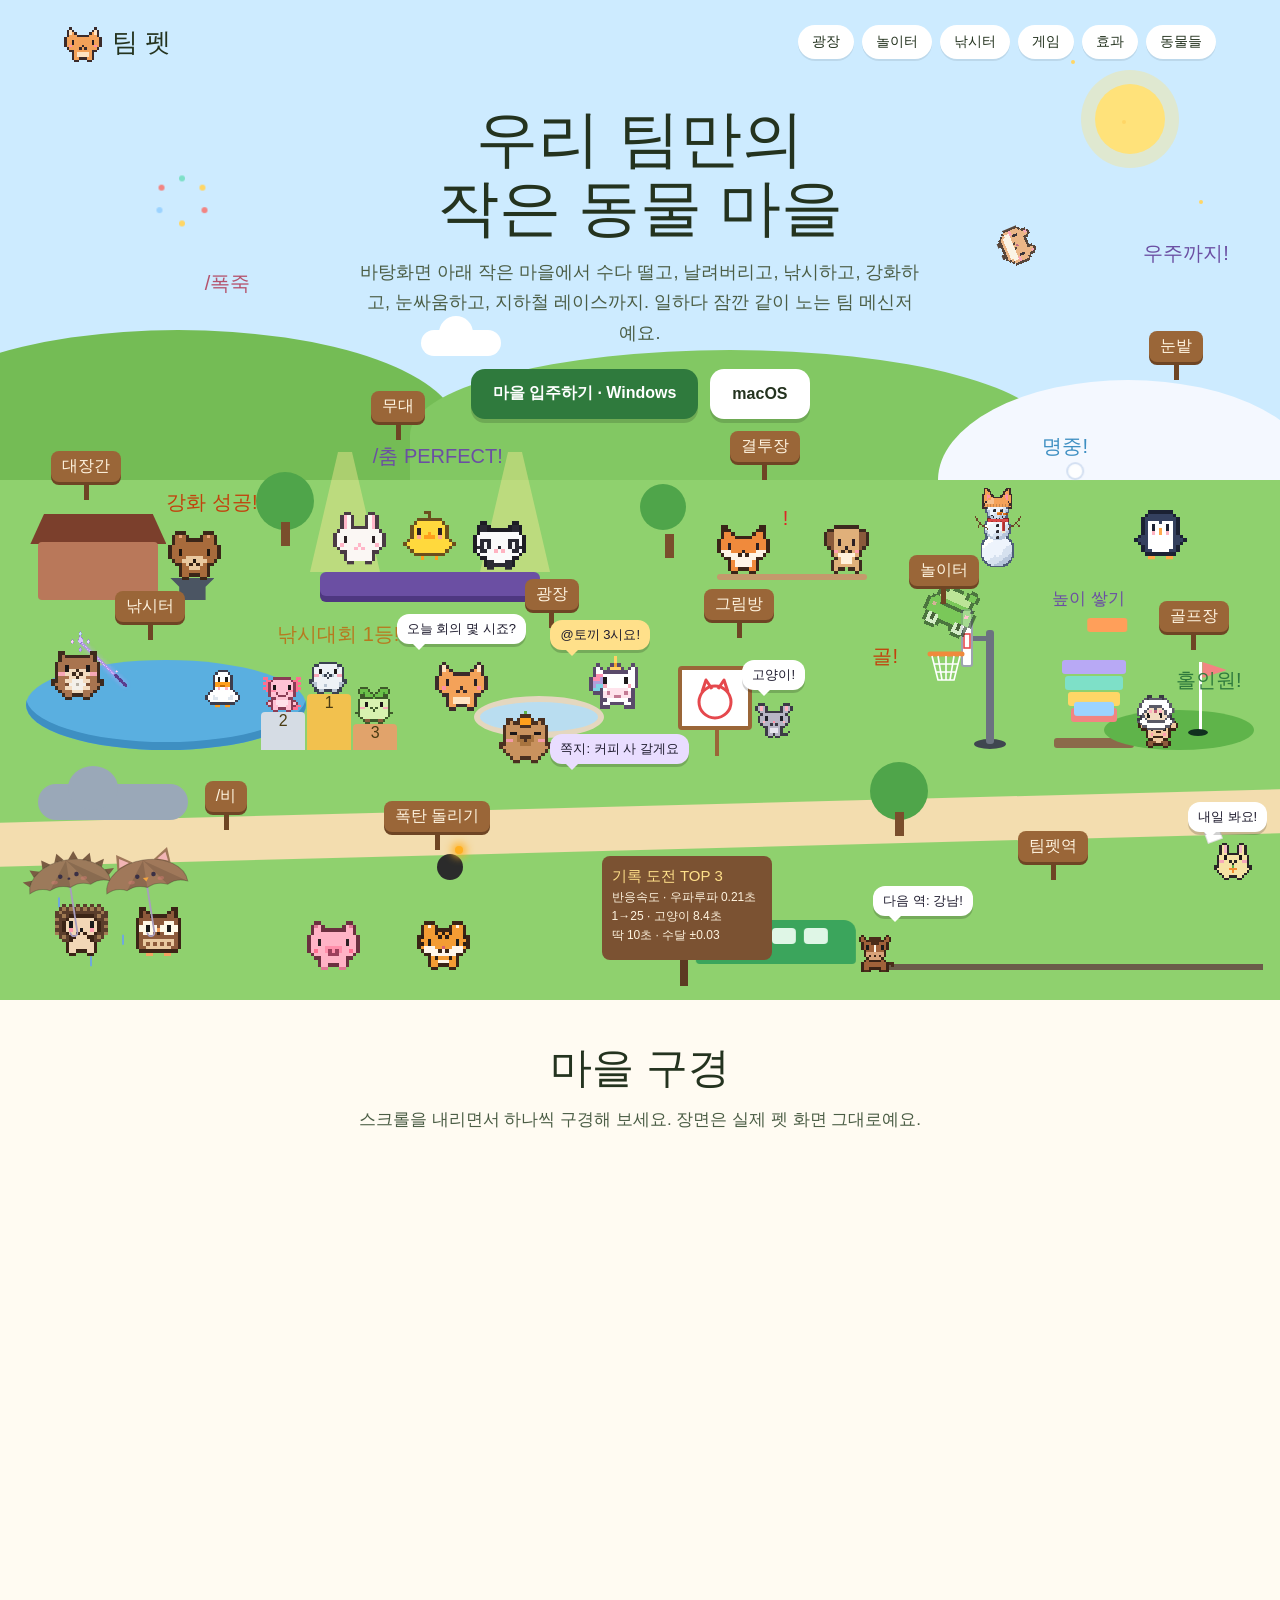
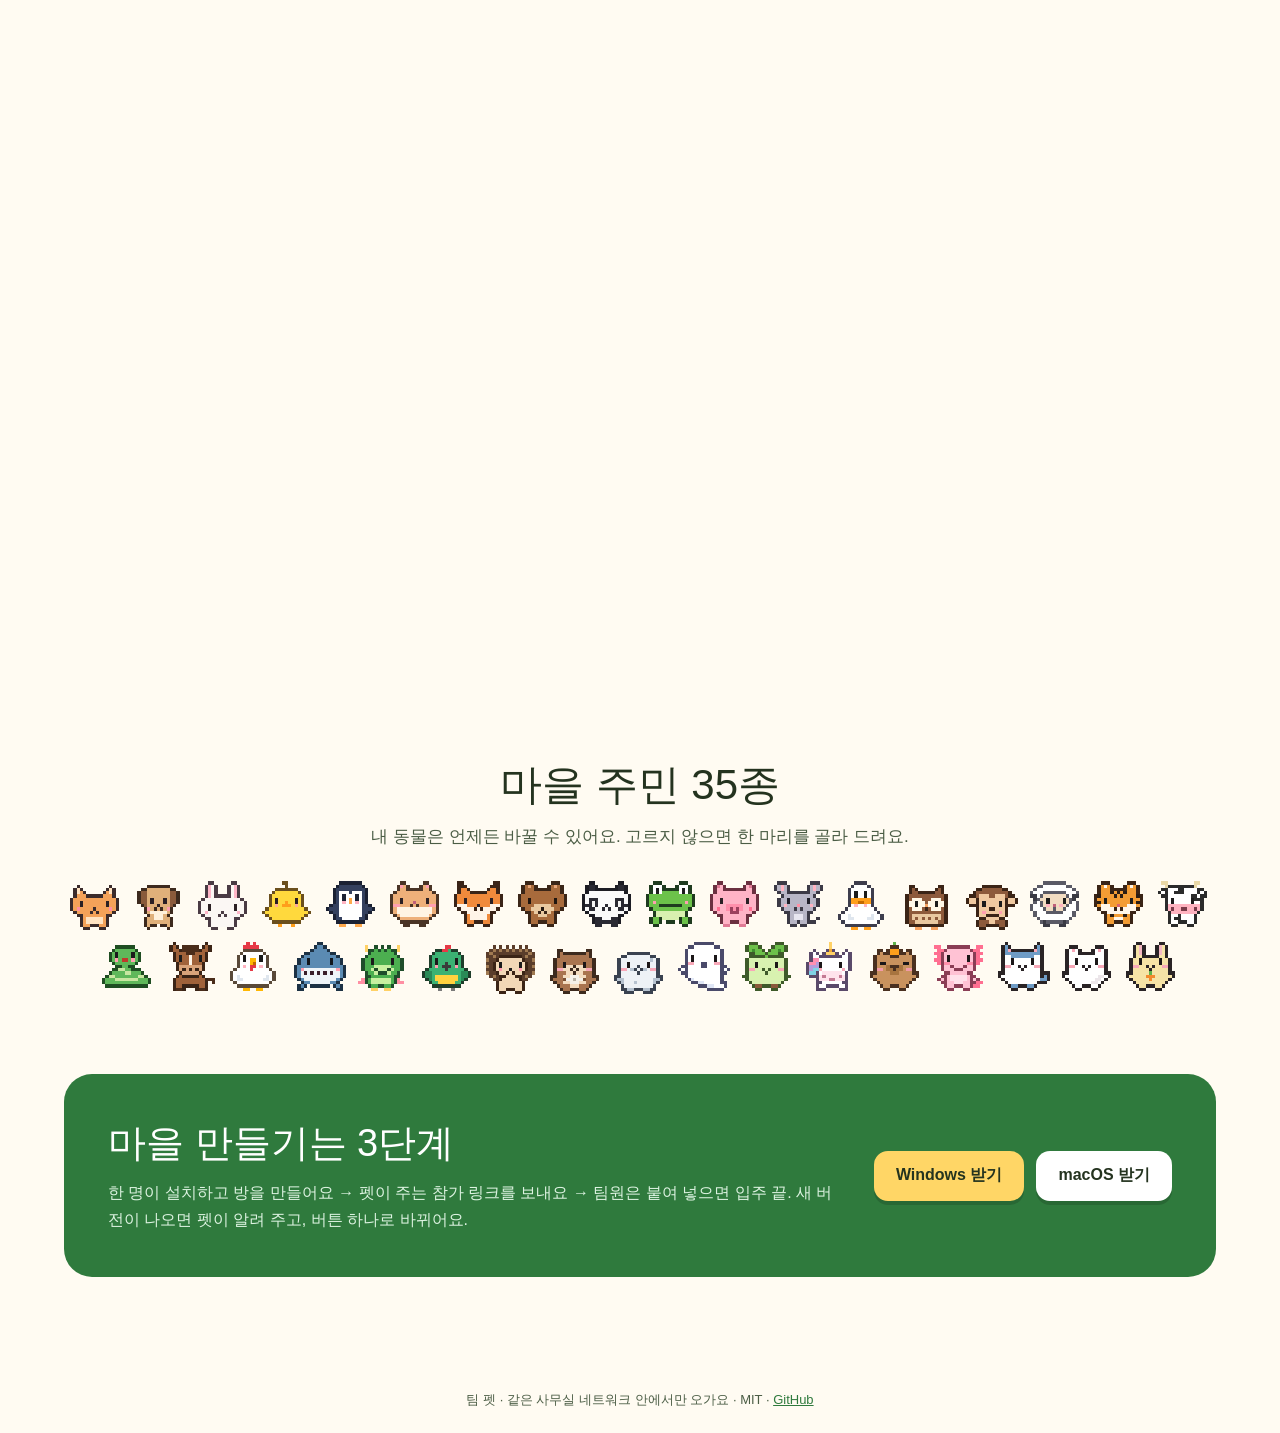
<file: index.html>
<!doctype html>
<html lang="ko"><head><meta charset="utf-8"><title>kimdonghuyn</title><meta http-equiv="refresh" content="0; url=team-pet/"><link rel="canonical" href="team-pet/"></head>
<body><a href="team-pet/">팀 펫</a></body></html>
</file>
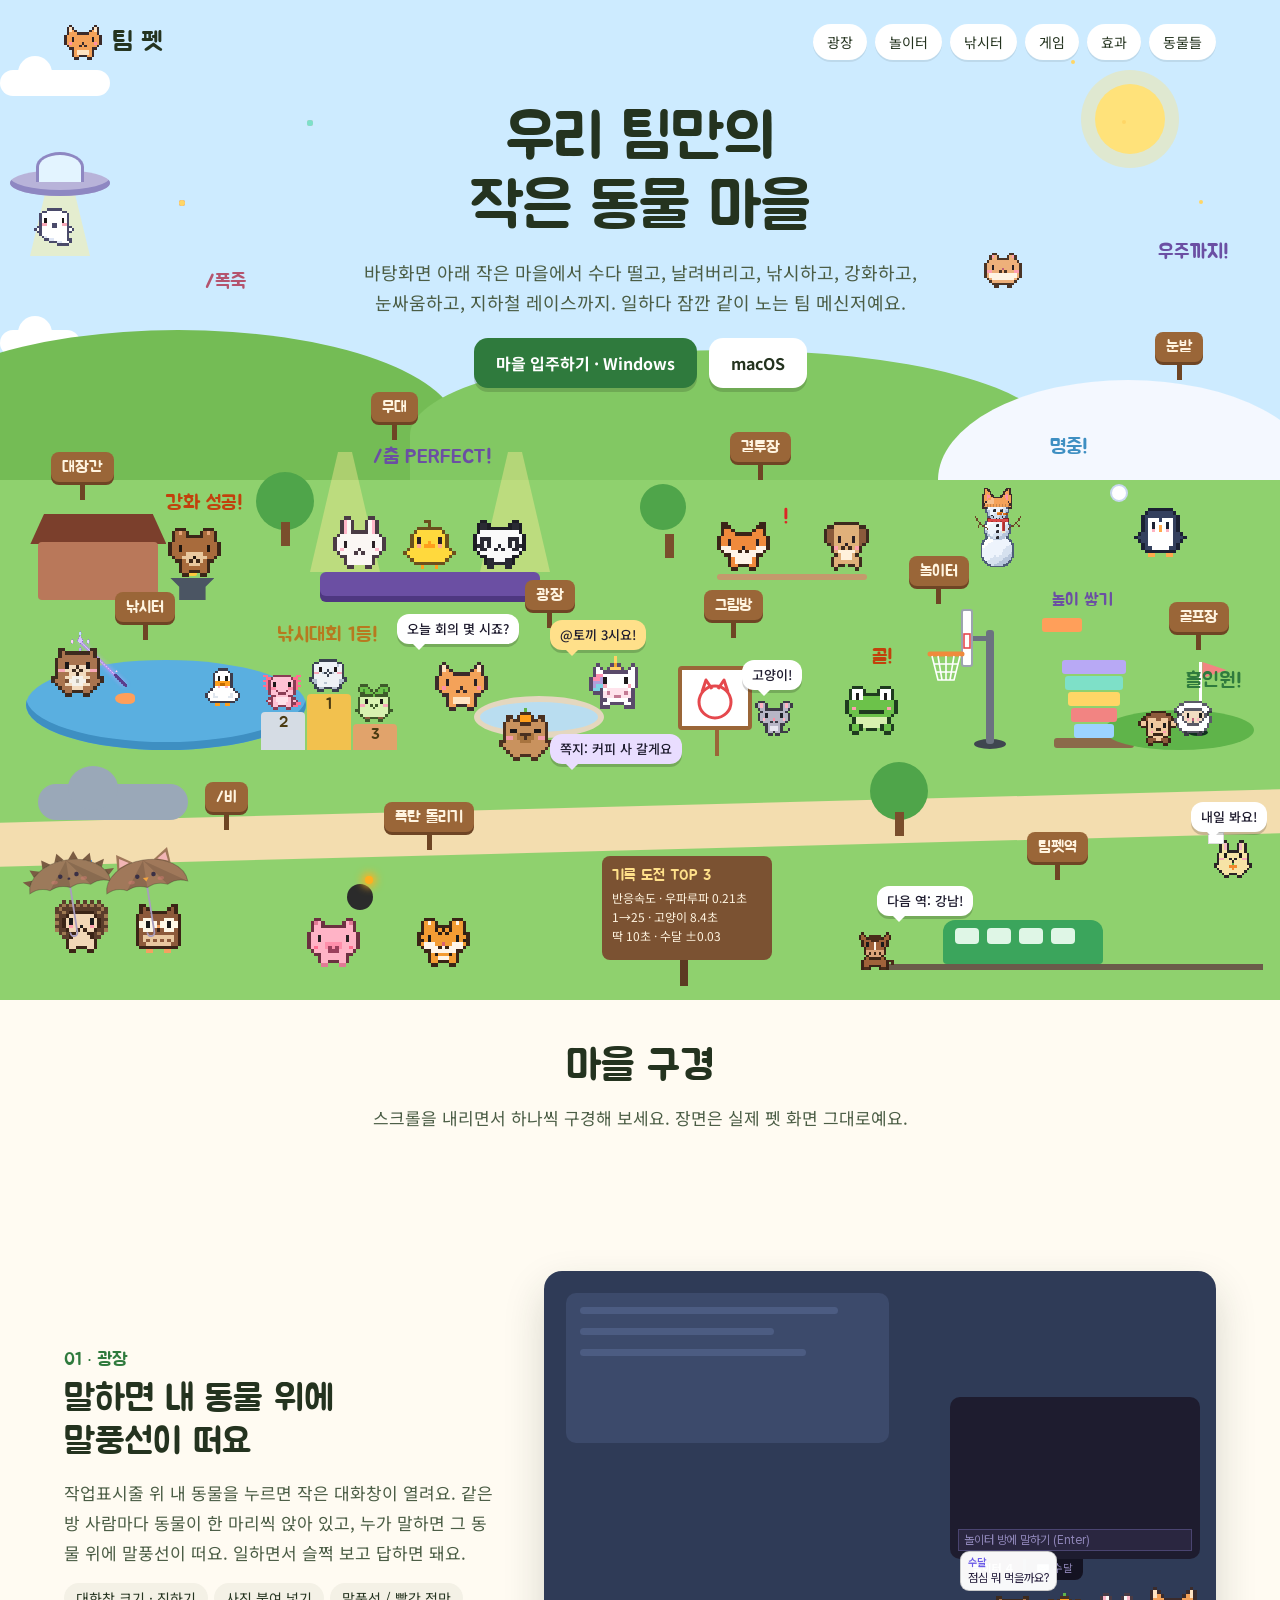
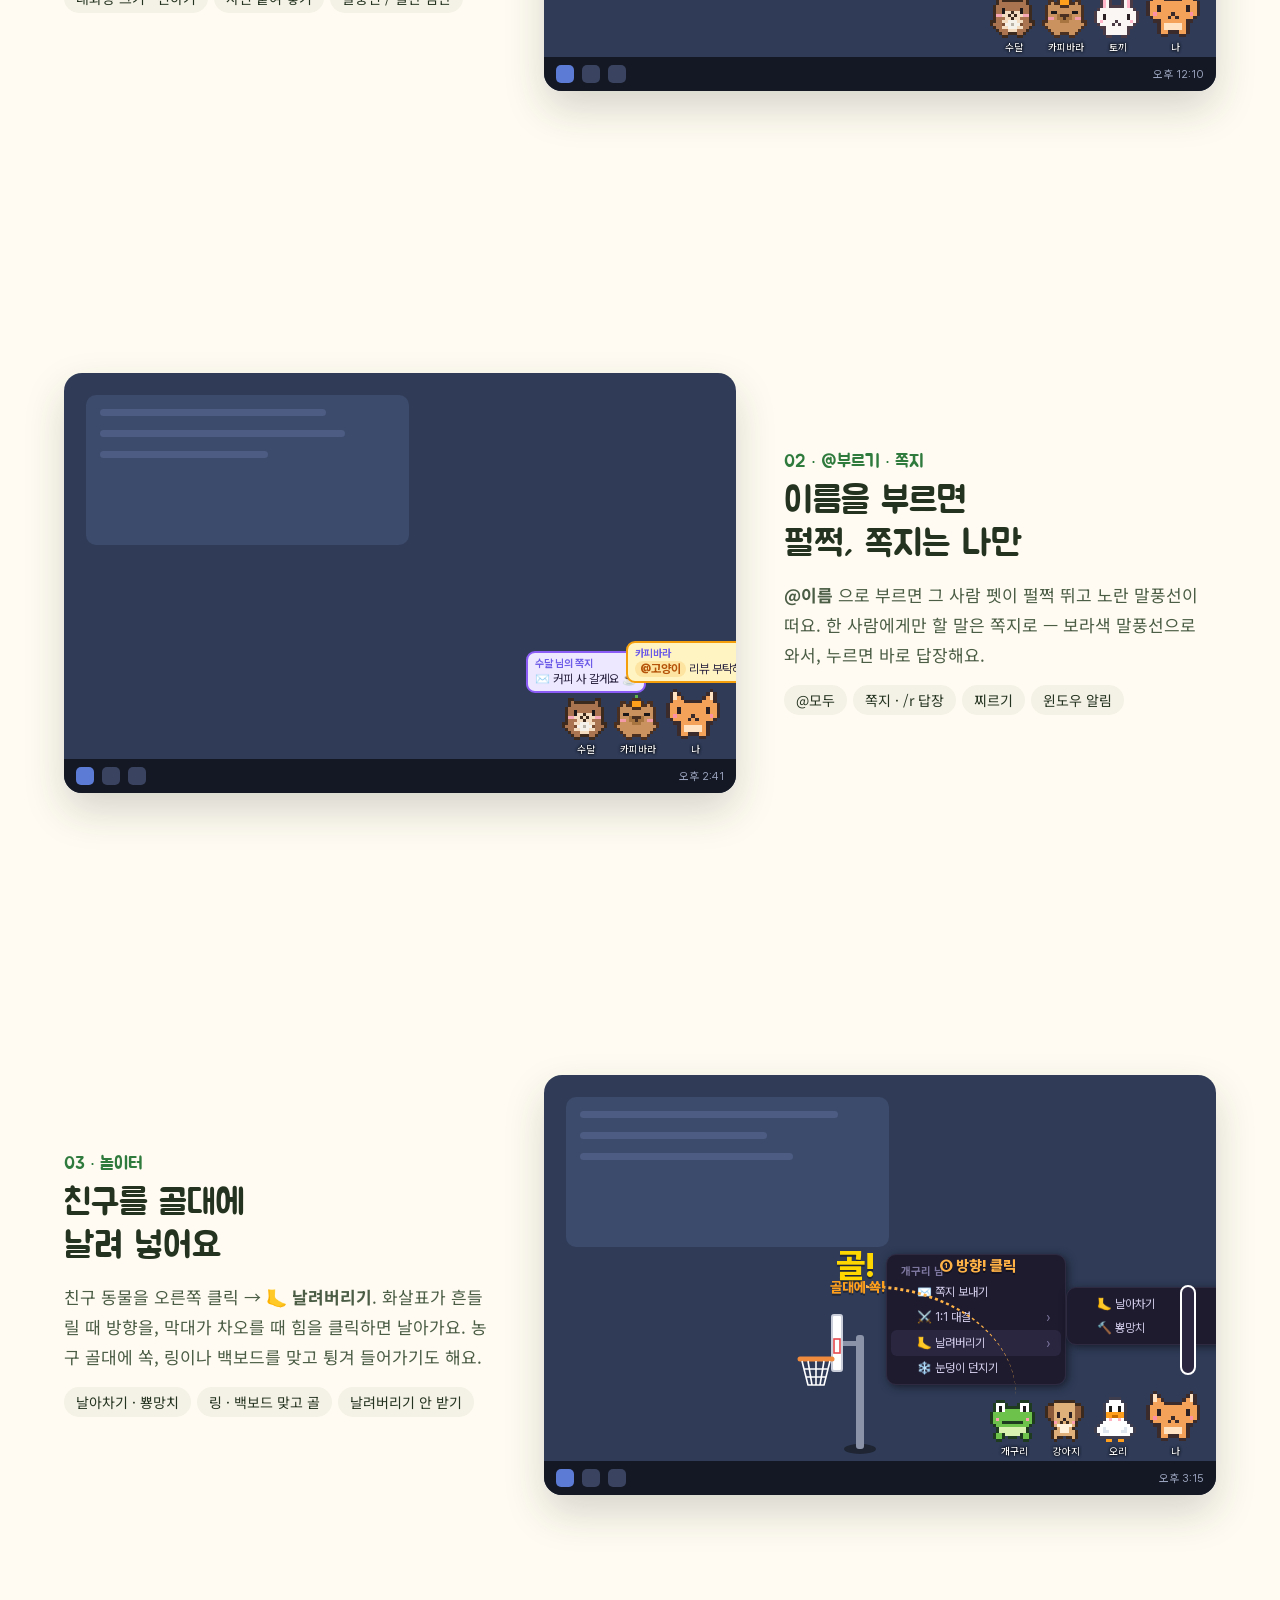
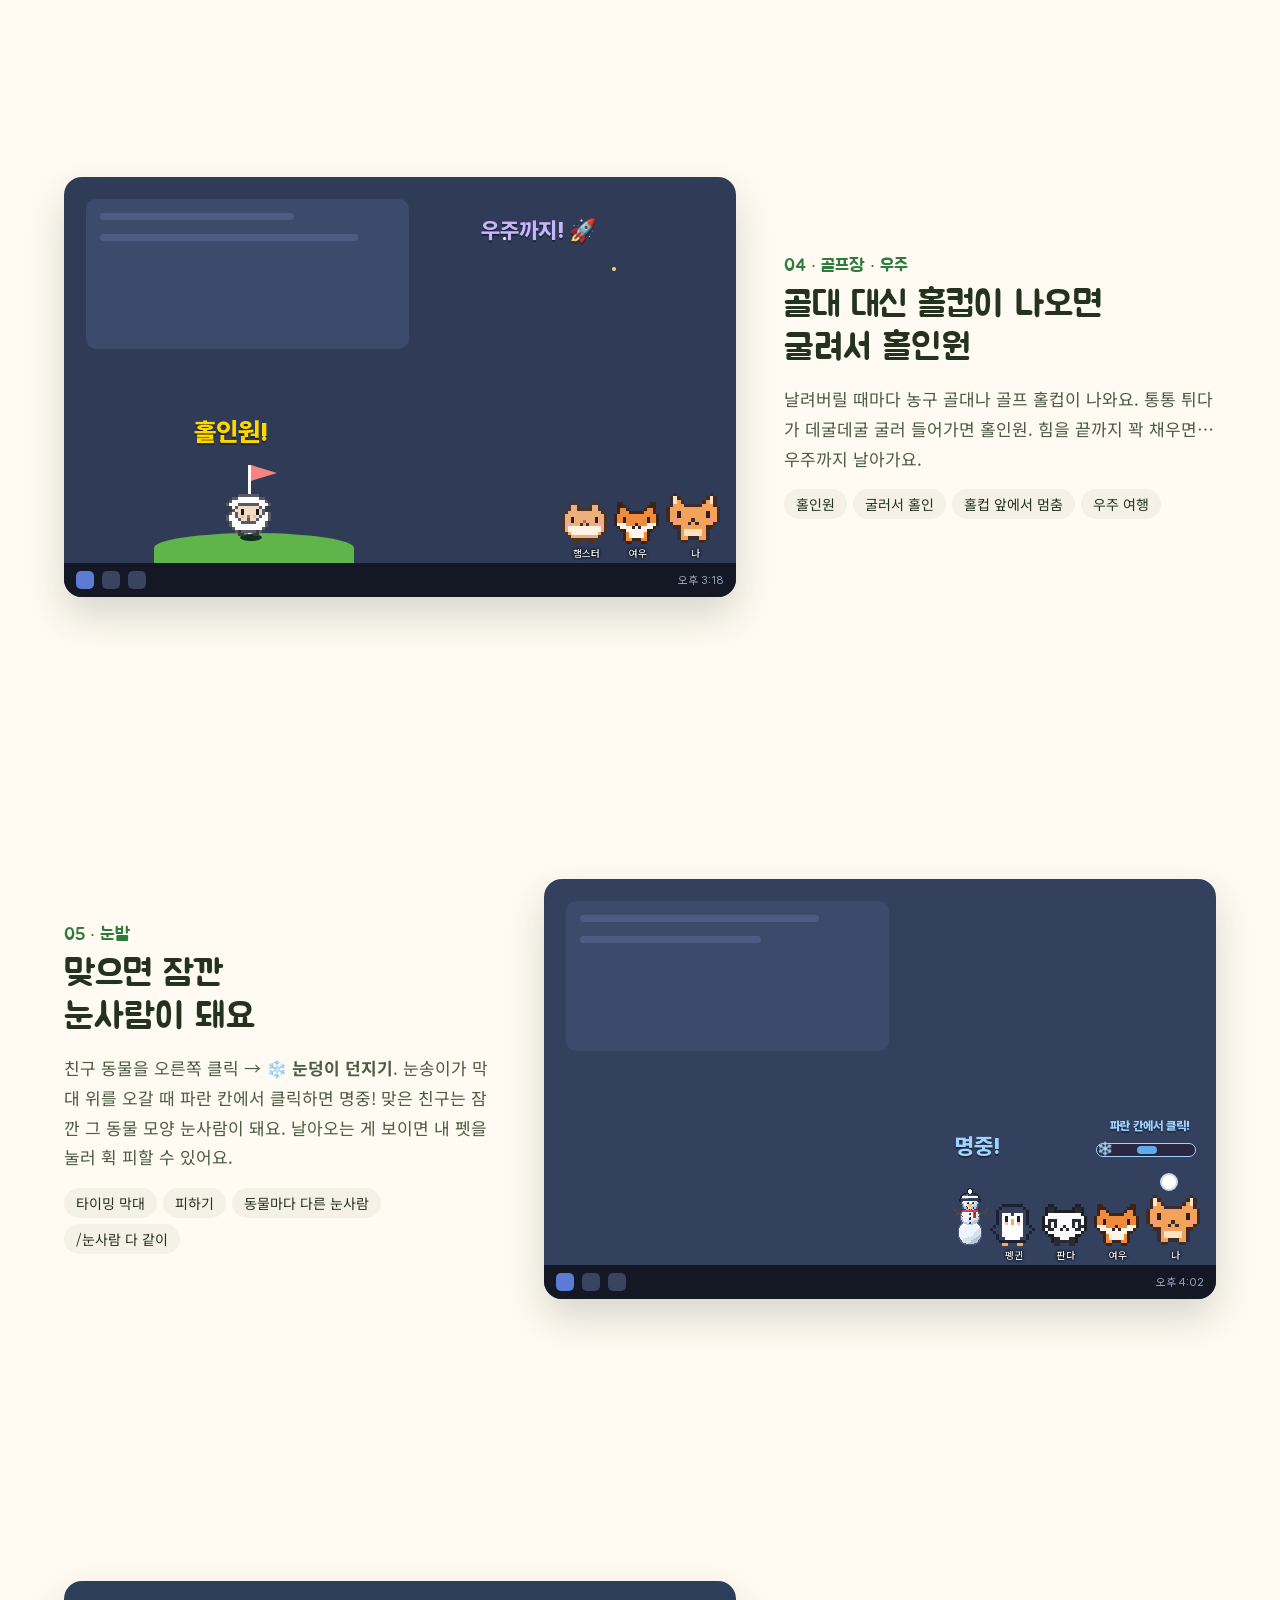
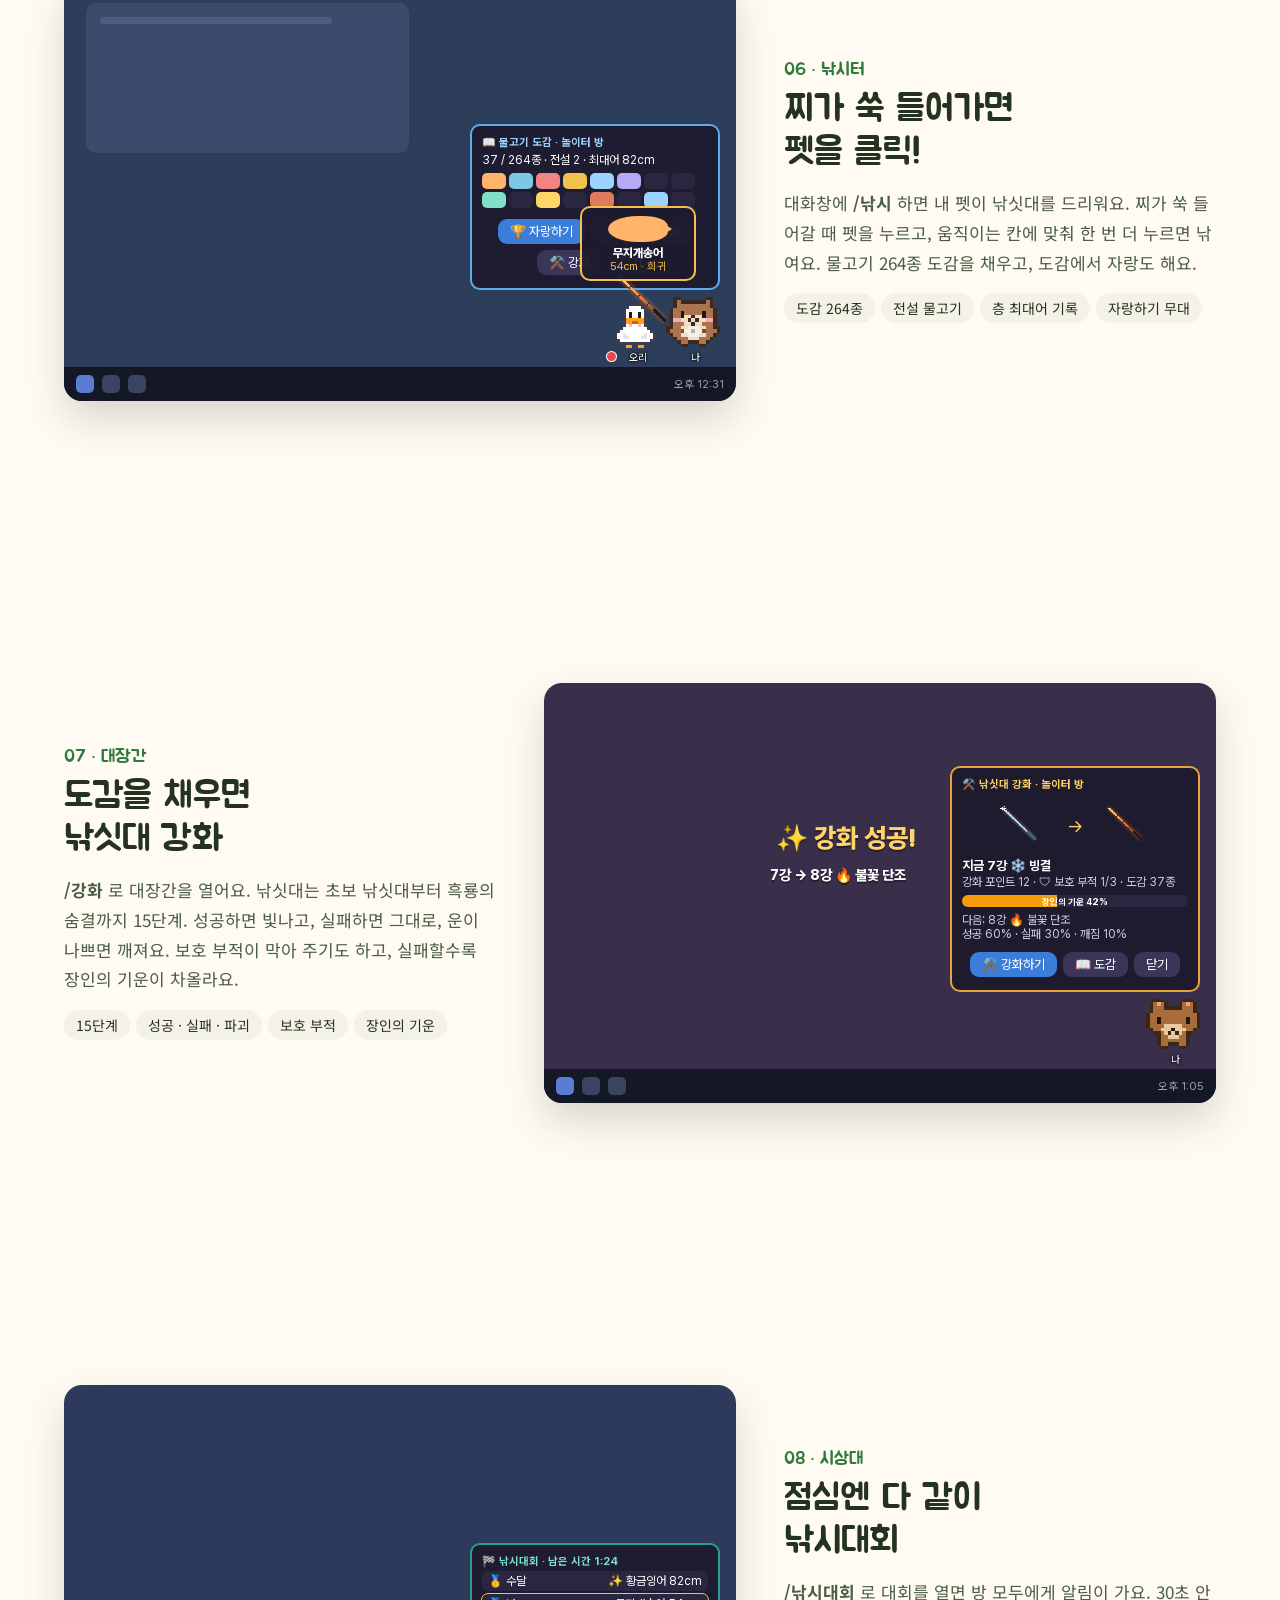
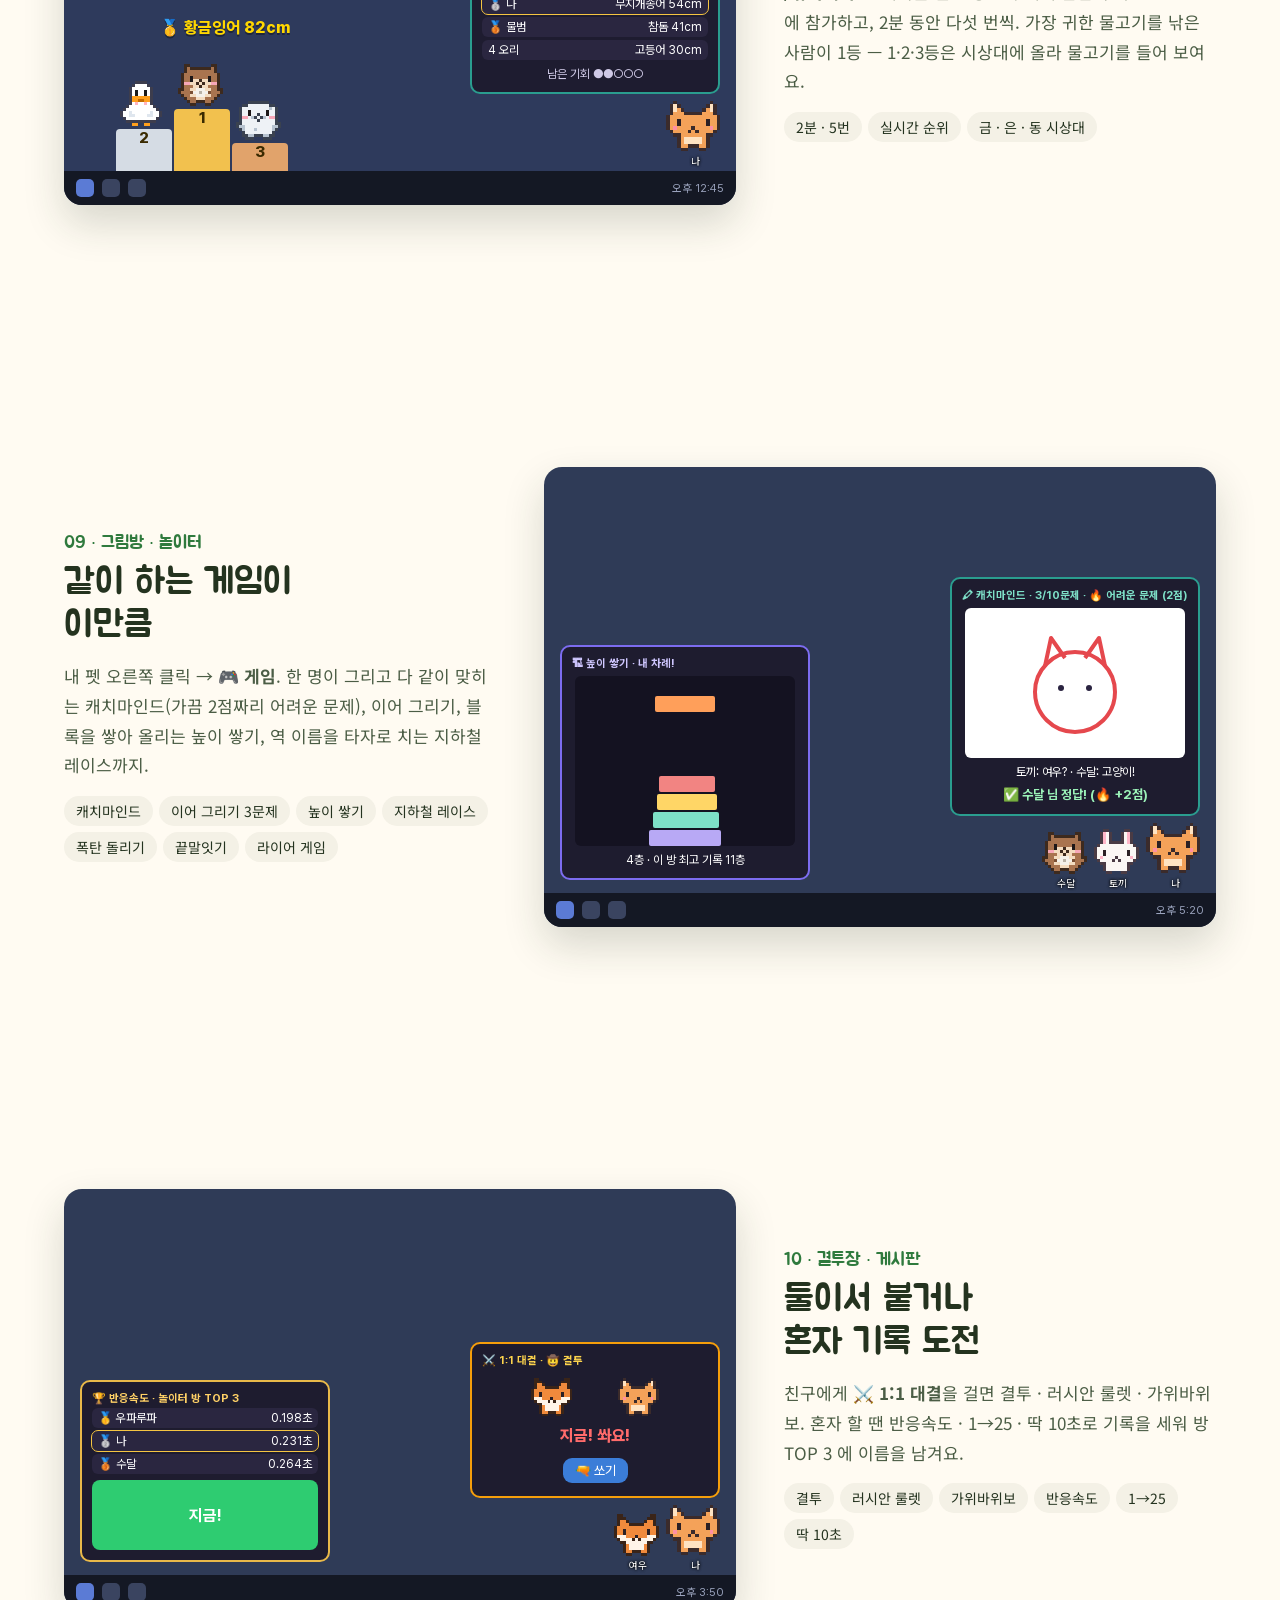
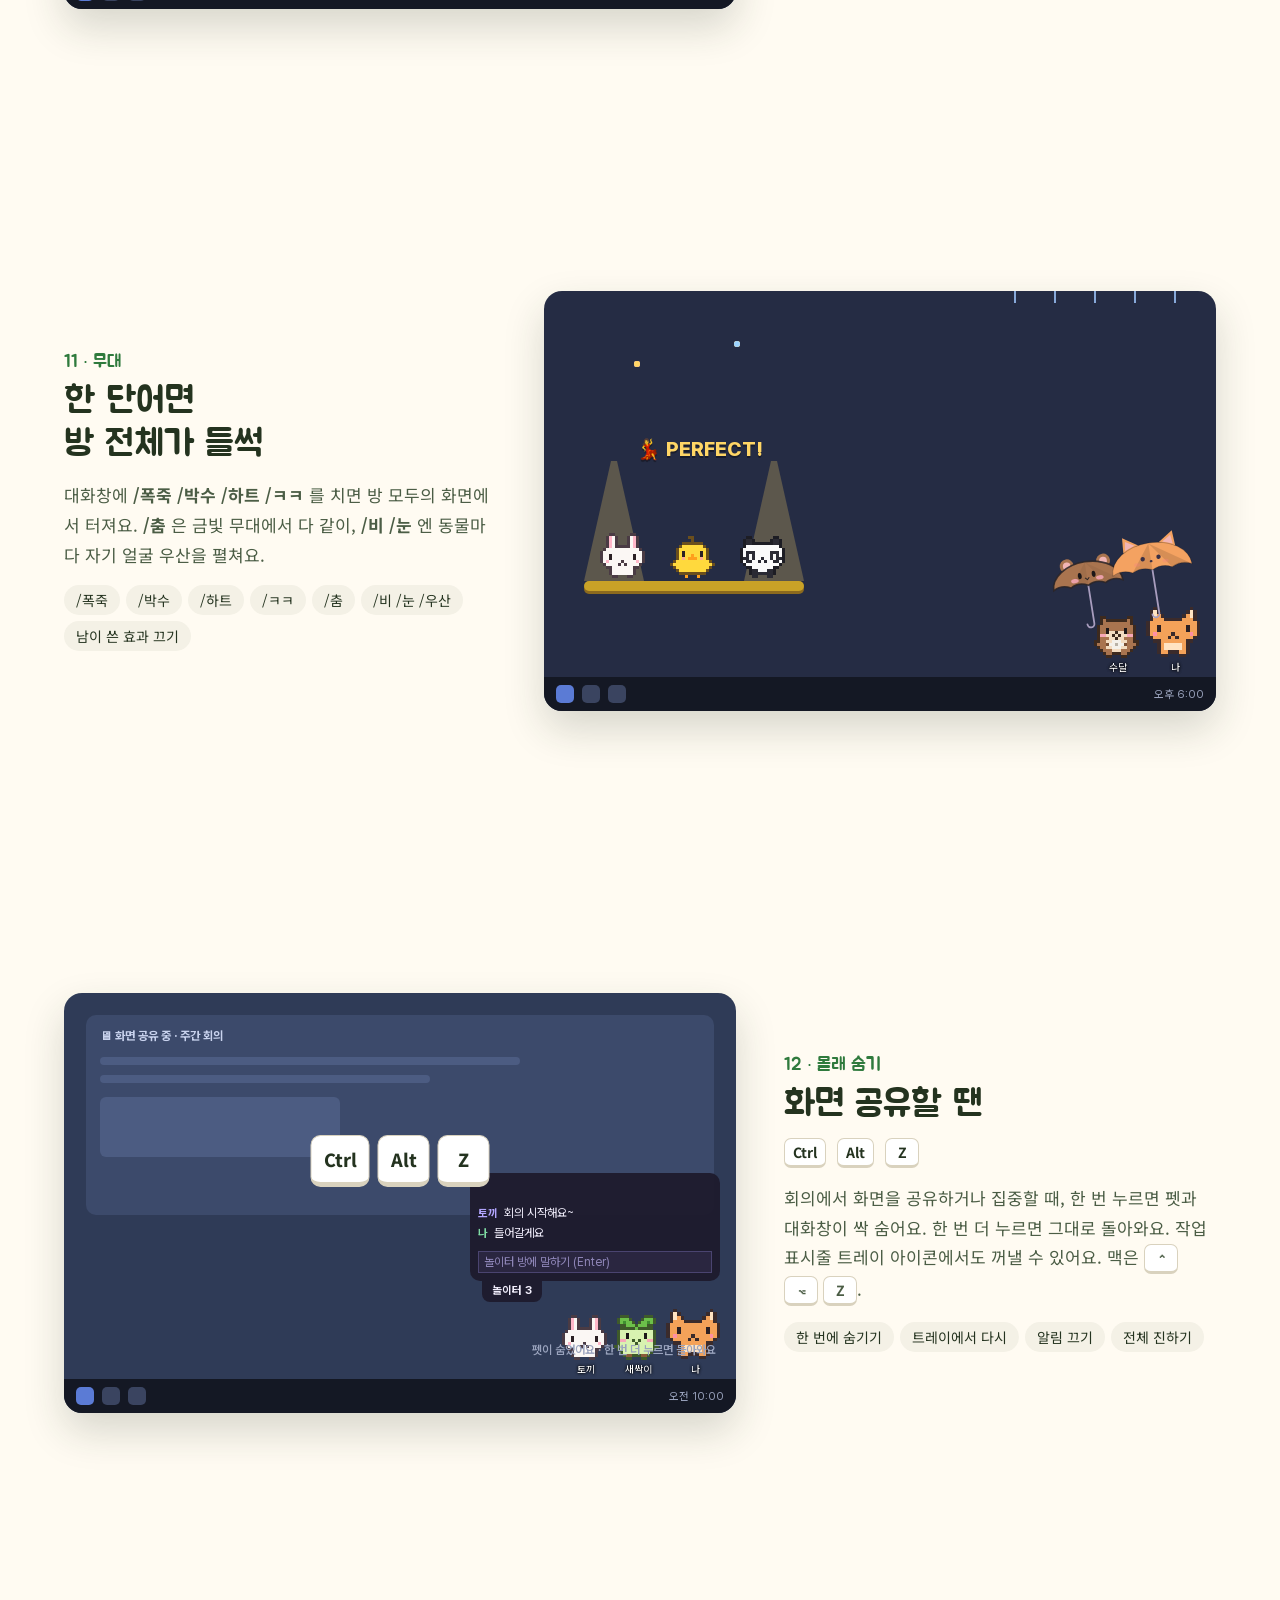
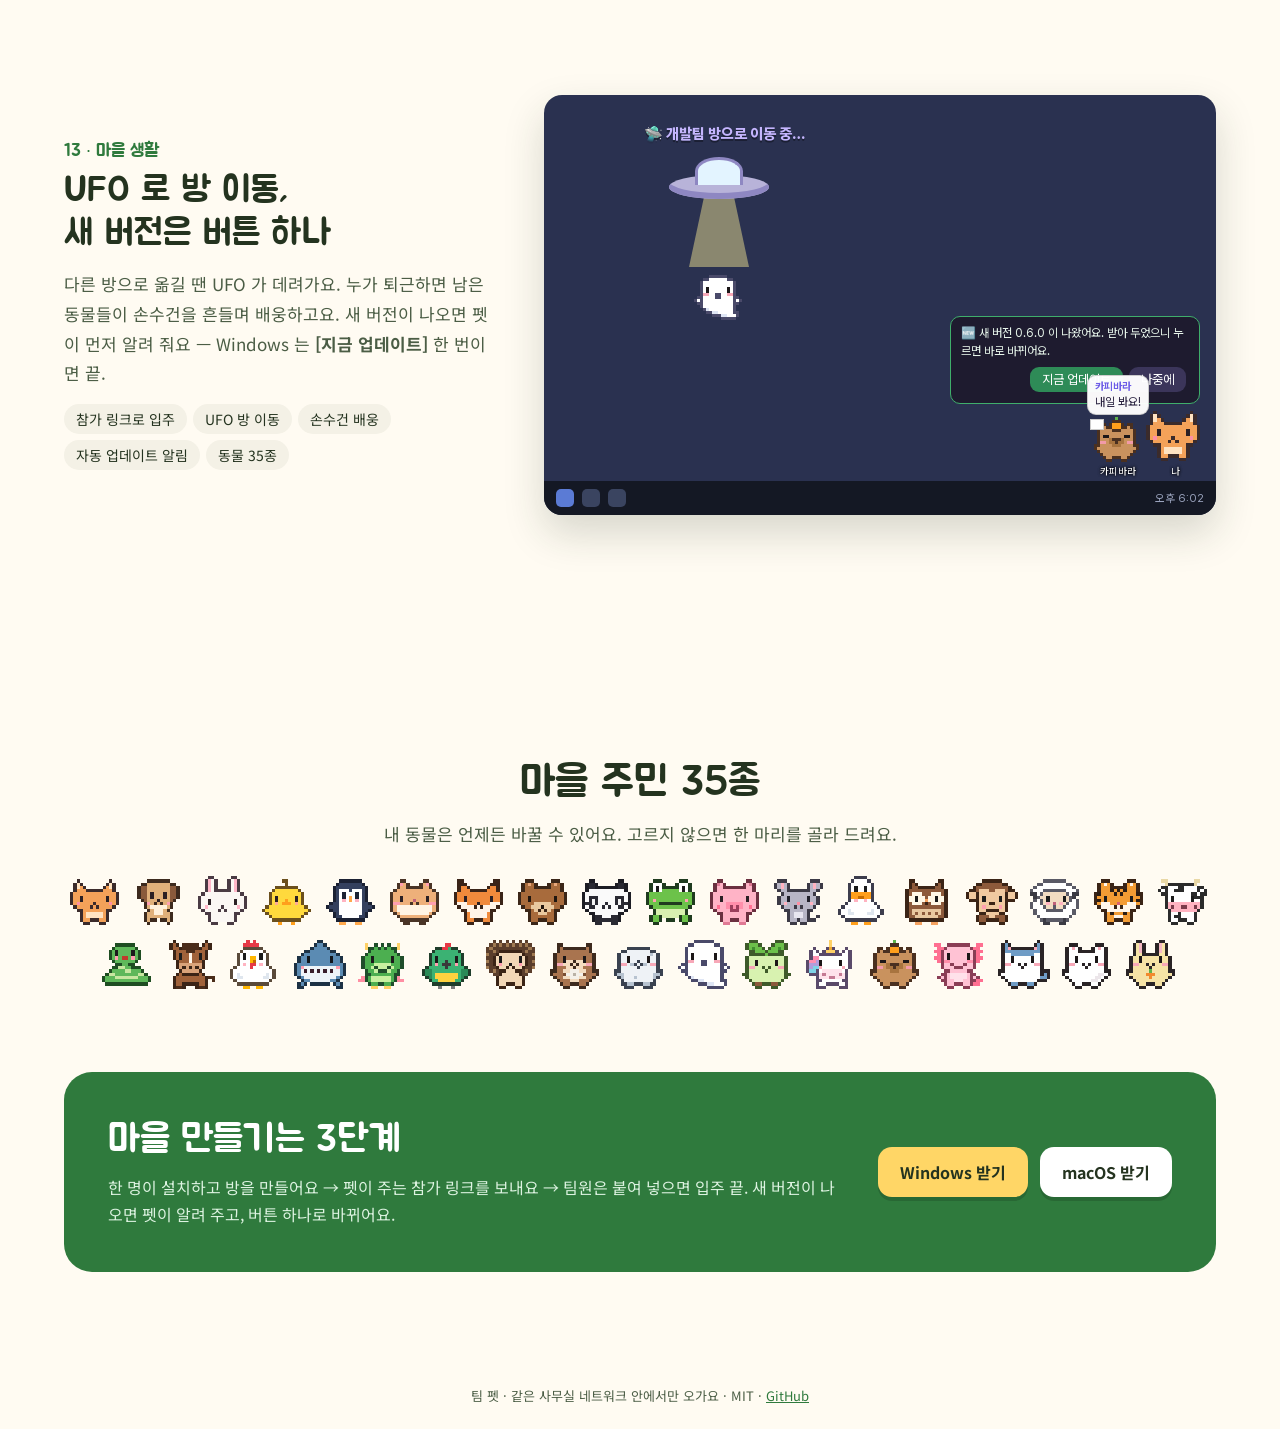
<file: team-pet/index.html>
<!doctype html>
<html lang="ko">
<head>
<meta charset="utf-8">
<meta name="viewport" content="width=device-width, initial-scale=1">
<title>팀 펫 — 작업표시줄 위의 작은 동물 마을</title>
<meta name="description" content="작업표시줄 위 작은 동물들로 대화하는 팀 메신저. 동료를 골대에 날려 넣고, 눈덩이를 던지고, 점심엔 같이 낚시해요. Windows · macOS, 무료.">
<meta property="og:type" content="website">
<meta property="og:title" content="팀 펫 — 우리 팀만의 작은 동물 마을">
<meta property="og:description" content="작업표시줄 위 작은 동물들로 대화하는 팀 메신저. 날려버리기 · 눈덩이 · 낚시 · 같이 하는 게임.">
<meta property="og:url" content="https://kimdonghuyn.github.io/team-pet/">
<meta property="og:image" content="https://kimdonghuyn.github.io/team-pet/og.png">
<meta property="og:image:width" content="1200">
<meta property="og:image:height" content="630">
<meta name="twitter:card" content="summary_large_image">
<link rel="icon" type="image/png" href="assets/icon.png">
<link rel="preconnect" href="https://fonts.googleapis.com">
<link href="https://fonts.googleapis.com/css2?family=Jua&family=Noto+Sans+KR:wght@400;500;700&display=swap" rel="stylesheet">
<link rel="stylesheet" href="pets.css">
<link rel="stylesheet" href="tour.css">
<style>
:root{--sky:#CDEBFF;--grass:#8FD16E;--grass2:#74BC55;--path:#F3DDAF;--wood:#9A6638;--ink:#24331F;--soft:#4B5D45;--leaf:#2F7A3D}
*{box-sizing:border-box}
body{margin:0;background:#FFFBF2;color:var(--ink);font-family:'Noto Sans KR',sans-serif}
h1,h2,h3{font-family:'Jua',sans-serif;font-weight:400;margin:0}
a{color:var(--leaf)}
.wrap{max-width:1200px;margin:0 auto;padding:0 24px}
.top{position:absolute;left:0;right:0;top:0;z-index:20}
.top .wrap{display:flex;justify-content:space-between;align-items:center;gap:16px;flex-wrap:wrap;padding-top:22px}
.logo{display:flex;align-items:center;gap:8px;font-family:'Jua',sans-serif;font-size:26px}
.top nav{display:flex;gap:8px;flex-wrap:wrap}
.top nav a{background:#fff;color:var(--ink);text-decoration:none;border-radius:999px;padding:8px 14px;font-size:14px;box-shadow:0 2px 0 rgba(0,0,0,.08)}
.top nav a:hover{background:#FFF4CC}

/* ── The village: one scene, every spot doing one thing the pet does ── */
.village{position:relative;height:1000px;min-width:1100px;background:var(--sky);overflow:hidden}
.scroller{overflow-x:auto}
.sun{position:absolute;right:9%;top:84px;width:70px;height:70px;border-radius:50%;background:#FFE27A;box-shadow:0 0 0 14px rgba(255,226,122,.35)}
.cloud{position:absolute;height:26px;background:#fff;border-radius:20px;animation:drift 46s linear infinite}
.cloud::before{content:"";position:absolute;left:18px;top:-14px;width:34px;height:34px;border-radius:50%;background:#fff}
@keyframes drift{from{transform:translateX(-160px)}to{transform:translateX(1500px)}}
.title{position:absolute;left:50%;top:104px;transform:translateX(-50%);text-align:center;width:640px;z-index:12}
.title h1{font-size:62px;line-height:1.12}
.title p{margin:14px auto 0;font-size:18px;line-height:1.7;color:var(--soft);max-width:560px}
.cta{display:flex;justify-content:center;gap:12px;flex-wrap:wrap;margin-top:20px}
.btn{display:inline-flex;align-items:center;gap:10px;min-height:50px;padding:0 22px;border-radius:14px;font-weight:700;text-decoration:none;box-shadow:0 4px 0 rgba(0,0,0,.15)}
.btn.go{background:#2F7A3D;color:#fff}.btn.go:hover{background:#286A34}
.btn.mac{background:#fff;color:var(--ink)}.btn.mac:hover{background:#FFF4CC}
.hill{position:absolute;border-radius:50% 50% 0 0;background:var(--grass2)}
.ground{position:absolute;left:0;right:0;bottom:0;height:520px;background:var(--grass)}
.road{position:absolute;left:-5%;right:-5%;bottom:150px;height:44px;background:var(--path);transform:rotate(-1.5deg)}
.sign{position:absolute;z-index:8;display:flex;flex-direction:column;align-items:center;text-decoration:none}
.sign span{background:var(--wood);color:#FFF4E0;font-family:'Jua',sans-serif;font-size:16px;padding:5px 11px;border-radius:8px;box-shadow:0 3px 0 #6E4524;white-space:nowrap}
.sign i{width:5px;height:18px;background:#6E4524;display:block}
.sign:hover span{background:#B07A48}
.tag{position:absolute;z-index:9;font-family:'Jua',sans-serif;font-size:20px;white-space:nowrap}
.pet{z-index:6}
.bub{z-index:10}

/* sky things */
.ufo{position:absolute;top:150px;left:0;width:120px;height:110px;animation:ufo 22s linear infinite;z-index:7}
.ufo .disc{position:absolute;left:10px;top:20px;width:100px;height:26px;border-radius:50%;background:#B8B3D9;box-shadow:inset 0 -6px 0 #8E87C2}
.ufo .dome{position:absolute;left:36px;top:2px;width:48px;height:30px;border-radius:50% 50% 0 0;background:#E3F4FF;border:3px solid #8E87C2;border-bottom:0}
.ufo .beam{position:absolute;left:30px;top:44px;width:60px;height:62px;background:rgba(255,240,150,.45);clip-path:polygon(25% 0,75% 0,100% 100%,0 100%)}
.ufo .pet{left:34px;top:58px}
@keyframes ufo{0%{transform:translate(-200px,0)}50%{transform:translate(700px,30px)}100%{transform:translate(1600px,0)}}
.burst{position:absolute;width:6px;height:6px;border-radius:50%}
.burst i{position:absolute;left:0;top:0;width:6px;height:6px;border-radius:50%;animation:spark 2.4s ease-out infinite}
@keyframes spark{0%,10%{transform:translate(0,0);opacity:0}20%{opacity:1}70%{opacity:1}100%{transform:translate(var(--x),var(--y));opacity:0}}
.rocket{position:absolute;right:20%;top:250px;animation:rocket 4s ease-in infinite;z-index:7}
@keyframes rocket{0%{transform:translate(0,0) rotate(0)}100%{transform:translate(160px,-260px) rotate(720deg);opacity:0}}
.star{position:absolute;width:4px;height:4px;background:#FFD666;border-radius:50%}

/* back row */
.forge{position:absolute;left:3%;bottom:400px;width:120px;height:86px}
.forge .house{position:absolute;left:0;bottom:0;width:120px;height:58px;background:#B9785A;border-radius:4px}
.forge .roof{position:absolute;left:-8px;bottom:56px;width:136px;height:30px;background:#7B3F2C;clip-path:polygon(10% 0,90% 0,100% 100%,0 100%)}
.anvil{position:absolute;left:132px;bottom:0;width:44px;height:22px;background:#4B5563;clip-path:polygon(0 0,100% 0,80% 40%,80% 100%,20% 100%,20% 40%)}
.sparkle{position:absolute;width:5px;height:5px;background:#FFC83D;border-radius:50%;animation:fly 1.2s ease-out infinite}
@keyframes fly{0%{transform:translate(0,0);opacity:1}100%{transform:translate(var(--x),var(--y));opacity:0}}
.stage{position:absolute;left:25%;bottom:404px;width:220px;height:24px;background:#6B4FA3;border-radius:6px;box-shadow:0 6px 0 #4E3780}
.light{position:absolute;bottom:428px;width:70px;height:120px;background:rgba(255,236,150,.4);clip-path:polygon(40% 0,60% 0,100% 100%,0 100%)}
.dance{animation:pet-talk .3s steps(1) infinite,bob .6s ease-in-out infinite}
@keyframes bob{0%,100%{translate:0 0}50%{translate:0 -10px}}
.duel{position:absolute;left:56%;bottom:420px;width:150px;height:6px;background:#C49A6C;border-radius:3px}
.snowfield{position:absolute;right:-3%;bottom:420px;width:380px;height:200px;border-radius:50% 50% 0 0;background:#F4F8FF}
.ball{position:absolute;width:14px;height:14px;border-radius:50%;background:#fff;box-shadow:0 0 0 2px #C9D8EE;animation:throw 2.4s ease-in infinite;z-index:7}
@keyframes throw{0%{transform:translate(0,0)}60%{transform:translate(-80px,-40px)}100%{transform:translate(-150px,6px);opacity:0}}

/* middle row */
.pond{position:absolute;left:2%;bottom:250px;width:280px;height:90px;border-radius:50%;background:#5AAFE0;box-shadow:inset 0 -8px 0 #3E8FC2}
.jump{position:absolute;width:20px;height:11px;background:#FF9F5A;border-radius:60% 40% 40% 60%;animation:jump 2.6s ease-in-out infinite;z-index:6}
@keyframes jump{0%,55%,100%{transform:translate(0,0) rotate(0);opacity:0}65%{opacity:1;transform:translate(10px,-30px) rotate(-30deg)}80%{opacity:1;transform:translate(24px,-6px) rotate(40deg)}}
.podium{position:absolute;bottom:250px;width:44px;font-family:'Jua',sans-serif;text-align:center;font-size:16px;color:#4A3B12;border-radius:4px 4px 0 0}
.fountain{position:absolute;left:37%;bottom:262px;width:130px;height:42px;border-radius:50%;background:#B9DDF0;border:6px solid #E4D7BF}
.easel{position:absolute;left:53%;bottom:270px;width:74px;height:64px;background:#fff;border:4px solid var(--wood);border-radius:4px;z-index:5}
.easel::after{content:"";position:absolute;left:50%;bottom:-30px;width:4px;height:28px;background:var(--wood)}
.hoop{position:absolute;width:60px;height:110px;z-index:5}
.hoop .pole{position:absolute;right:0;top:0;width:7px;height:110px;background:#6B7280}
.hoop .board{position:absolute;right:7px;top:6px;width:9px;height:40px;background:#fff;border:2px solid #9CA3AF}
.hoop .rim{position:absolute;right:16px;top:34px;width:38px;height:5px;background:#F08A3C}
.arc{animation:arcb 3s cubic-bezier(.3,.1,.5,1) infinite}
@keyframes arcb{0%{transform:translate(0,0) rotate(0)}50%{transform:translate(90px,-120px) rotate(240deg)}85%{transform:translate(160px,-50px) rotate(480deg)}100%{transform:translate(160px,-50px);opacity:0}}
.tower{position:absolute;left:83%;bottom:262px;display:flex;flex-direction:column-reverse;align-items:center;z-index:5}
.slide{position:absolute;left:calc(83% - 20px);bottom:368px;width:40px;height:14px;border-radius:3px;background:#FF9F5A;animation:slide 1.6s ease-in-out infinite alternate;z-index:5}
@keyframes slide{from{transform:translateX(0)}to{transform:translateX(64px)}}
.tower b{display:block;height:14px;border-radius:3px;margin-top:2px}
.drop{animation:drop 2.4s ease-in infinite}
@keyframes drop{0%{transform:translateY(-60px);opacity:0}15%{opacity:1}55%,100%{transform:translateY(0)}}
.green{position:absolute;right:2%;bottom:250px;width:150px;height:40px;border-radius:50%;background:#5FB44A}
.flag{position:absolute;right:calc(2% + 52px);bottom:268px;width:3px;height:70px;background:#fff;z-index:5}
.flag::after{content:"";position:absolute;left:3px;top:0;width:24px;height:16px;background:#F28482;clip-path:polygon(0 0,100% 50%,0 100%)}
.cup{position:absolute;right:calc(2% + 46px);bottom:264px;width:20px;height:7px;border-radius:50%;background:#10301F;z-index:5}
.roll{animation:roll 3.4s ease-out infinite}
@keyframes roll{0%{transform:translate(-70px,-50px) rotate(0)}40%{transform:translate(-36px,0) rotate(200deg)}100%{transform:translate(0,0) rotate(400deg)}}

/* front row */
.raincloud{position:absolute;left:3%;bottom:180px;width:150px;height:36px;background:#9AA8B8;border-radius:20px;z-index:7}
.raincloud::before{content:"";position:absolute;left:30px;top:-18px;width:50px;height:44px;border-radius:50%;background:#9AA8B8}
.drop2{position:absolute;width:2px;height:10px;background:#6FA8DC;animation:rain .8s linear infinite;z-index:6}
@keyframes rain{from{transform:translateY(0)}to{transform:translateY(110px)}}
/* Each animal's own umbrella, drawn as the pet draws it (server/pet.ps1 Umbrella): see umbrellaSvg below. */
.umb{position:absolute;z-index:8;line-height:0}
.umb svg{overflow:visible;transform:rotate(-9deg);transform-origin:50% 100%}
.bomb{position:absolute;width:26px;height:26px;border-radius:50%;background:#2B2B2B;z-index:8;animation:pass 2s ease-in-out infinite}
.bomb::after{content:"";position:absolute;left:18px;top:-8px;width:8px;height:8px;border-radius:50%;background:#FFB020;box-shadow:0 0 8px 3px #FFB020}
@keyframes pass{0%,100%{transform:translate(0,0)}50%{transform:translate(90px,-30px)}}
.board{position:absolute;left:47%;bottom:40px;width:170px;height:104px;background:#7B5232;border-radius:8px;padding:8px 10px;color:#FFF4E0;font-size:12px;line-height:1.6;z-index:5}
.board b{font-family:'Jua',sans-serif;font-weight:400;font-size:15px;display:block;color:#FFE08A}
.board::after{content:"";position:absolute;left:78px;bottom:-26px;width:8px;height:26px;background:#5C3B22}
.station{position:absolute;right:6%;bottom:30px;width:260px;height:70px}
.station .rail{position:absolute;left:-60px;right:-60px;bottom:0;height:6px;background:#6B5B4A}
.train{position:absolute;bottom:6px;height:44px;width:160px;border-radius:12px 12px 4px 4px;background:#3BA55C;display:flex;gap:8px;padding:8px 12px;animation:train 9s ease-in-out infinite}
.train b{width:24px;height:16px;border-radius:4px;background:#DFF6E6;display:block}
@keyframes train{0%{transform:translateX(-300px)}40%,60%{transform:translateX(30px)}100%{transform:translateX(440px)}}
.hanky{position:absolute;width:16px;height:12px;background:#fff;border:1px solid #ddd;z-index:9;animation:hanky .5s ease-in-out infinite alternate;transform-origin:bottom left}
@keyframes hanky{from{transform:rotate(-20deg)}to{transform:rotate(20deg)}}
.tree{position:absolute;width:58px;height:58px;border-radius:50%;background:#4FA54A}
.tree::after{content:"";position:absolute;left:25px;top:50px;width:9px;height:24px;background:#7A4E2C}

/* ── below the village ── */
section{padding:80px 0 0}
section > h2{font-size:42px;text-align:center}
.sub{text-align:center;color:var(--soft);font-size:17px;margin:12px 0 0}
.grid{display:grid;grid-template-columns:repeat(auto-fit,minmax(250px,1fr));gap:18px;margin-top:36px}
.card{background:#fff;border-radius:20px;padding:20px 22px;border:2px solid #EFE6D2;scroll-margin-top:24px}
.card .head{display:flex;align-items:center;gap:12px}
.card .head .pet{position:static;width:44px;height:44px;flex:none}
.card h3{font-size:22px}
.card p{margin:8px 0 0;color:var(--soft);line-height:1.65;font-size:15px}
.card .kw{display:flex;flex-wrap:wrap;gap:6px;margin-top:10px}
.card .kw span{background:#F4F1E6;border-radius:999px;padding:4px 10px;font-size:13px}
.zoo{display:flex;flex-wrap:wrap;justify-content:center;gap:12px;margin-top:30px}
.zoo .pet{position:relative;width:52px;height:52px}
.gate{margin:80px 0 90px;background:#2F7A3D;color:#fff;border-radius:28px;padding:44px;display:flex;flex-wrap:wrap;gap:30px;align-items:center;justify-content:space-between}
.gate h2{font-size:38px;text-align:left}
.gate p{margin:10px 0 0;color:#DDF3E1;line-height:1.7}
footer{text-align:center;color:var(--soft);font-size:13px;padding:24px}
</style>
</head>
<body>
<header class="top">
  <div class="wrap">
    <div class="logo"><span class="pet p-cat static s" aria-hidden="true"></span>팀 펫</div>
    <nav aria-label="마을 안내"><a href="#t-talk">광장</a><a href="#t-smack">놀이터</a><a href="#t-fish">낚시터</a><a href="#t-games">게임</a><a href="#t-fx">효과</a><a href="#zoo">동물들</a></nav>
  </div>
</header>

<div class="scroller">
<div class="village" role="img" aria-label="펫 마을: UFO 가 펫을 태워 다른 방으로 옮기고, 하늘엔 폭죽, 대장간에서 낚싯대를 강화하고, 무대에서 춤추고, 연못에서 낚시하고, 광장에서 수다를 떨고, 놀이터에서 날려버리고, 눈밭에서 눈싸움을 하는 모습">
  <div aria-hidden="true">
    <div class="sun"></div>
    <div class="cloud" style="top:70px;width:110px"></div>
    <div class="cloud" style="top:330px;width:80px;animation-delay:-20s;animation-duration:60s"></div>
    <div class="hill" style="left:-8%;bottom:470px;width:560px;height:200px"></div>
    <div class="hill" style="left:32%;bottom:480px;width:640px;height:170px;background:#82C863"></div>
    <div class="snowfield"></div>
    <div class="ground"></div>
    <div class="road"></div>
    <div class="tree" style="left:20%;bottom:470px"></div>
    <div class="tree" style="left:50%;bottom:470px;width:46px;height:46px"></div>
    <div class="tree" style="left:68%;bottom:180px"></div>
    <!-- 폭죽 -->
    <div class="burst" style="left:14%;top:200px">
      <i style="background:#F28482;--x:-40px;--y:-30px"></i><i style="background:#FFD666;--x:40px;--y:-30px"></i><i style="background:#7EE0C8;--x:0;--y:-48px"></i><i style="background:#9CD3FF;--x:-44px;--y:14px"></i><i style="background:#F28482;--x:44px;--y:14px"></i><i style="background:#FFD666;--x:0;--y:40px"></i>
    </div>
    <div class="burst" style="left:24%;top:120px">
      <i style="background:#7EE0C8;--x:-34px;--y:-24px;animation-delay:.8s"></i><i style="background:#F28482;--x:34px;--y:-24px;animation-delay:.8s"></i><i style="background:#FFD666;--x:0;--y:-40px;animation-delay:.8s"></i><i style="background:#9CD3FF;--x:-36px;--y:16px;animation-delay:.8s"></i><i style="background:#7EE0C8;--x:36px;--y:16px;animation-delay:.8s"></i>
    </div>
    <div class="star" style="right:12%;top:120px"></div><div class="star" style="right:16%;top:60px"></div><div class="star" style="right:6%;top:200px"></div>
    <!-- 대장간 -->
    <div class="forge"><div class="roof"></div><div class="house"></div><div class="anvil"></div>
      <i class="sparkle" style="left:150px;bottom:24px;--x:-16px;--y:-26px"></i><i class="sparkle" style="left:154px;bottom:24px;--x:14px;--y:-30px;animation-delay:.4s"></i><i class="sparkle" style="left:152px;bottom:24px;--x:2px;--y:-36px;animation-delay:.8s"></i></div>
    <!-- 무대 -->
    <div class="light" style="left:calc(25% - 10px)"></div><div class="light" style="left:calc(25% + 160px)"></div>
    <div class="stage"></div>
    <!-- 결투장 -->
    <div class="duel"></div>
    <!-- 연못·시상대 -->
    <div class="pond"></div>
    <div class="jump" style="left:9%;bottom:296px"></div>
    <div class="podium" style="left:24%;height:56px;background:#F2C14E">1</div>
    <div class="podium" style="left:calc(24% - 46px);height:38px;background:#D5DCE4">2</div>
    <div class="podium" style="left:calc(24% + 46px);height:26px;background:#E1A36B">3</div>
    <!-- 광장 -->
    <div class="fountain"></div>
    <!-- 그림방 -->
    <div class="easel"><svg width="66" height="56" viewBox="0 0 66 56"><circle cx="33" cy="32" r="16" fill="none" stroke="#E5484D" stroke-width="3"/><path d="M20 22 L24 10 L30 19 M36 19 L42 10 L46 22" fill="none" stroke="#E5484D" stroke-width="3" stroke-linejoin="round"/></svg></div>
    <!-- 놀이터 -->
    <svg class="hoopsvg" style="position:absolute;left:calc(73% - 10px);bottom:250px;z-index:5" width="84" height="150" viewBox="0 0 84 150" aria-hidden="true">
      <ellipse cx="66" cy="144" rx="16" ry="5" fill="#3F4650"/>
      <rect x="62" y="30" width="8" height="114" rx="3" fill="#6B7280"/>
      <rect x="46" y="36" width="20" height="5" fill="#6B7280"/>
      <rect x="38" y="10" width="10" height="56" rx="2" fill="#FFFFFF" stroke="#9CA3AF" stroke-width="2"/>
      <rect x="40" y="34" width="6" height="14" fill="none" stroke="#E5484D" stroke-width="1.6"/>
      <path d="M6 54 L38 54" stroke="#F08A3C" stroke-width="5" stroke-linecap="round"/>
      <path d="M8 56 L14 80 L30 80 L36 56 M14 56 L18 80 M22 56 L22 80 M30 56 L26 80 M10 64 L34 64 M12 72 L32 72" fill="none" stroke="#FFFFFF" stroke-width="1.6" stroke-linejoin="round"/>
    </svg>
    <div style="position:absolute;left:calc(83% - 8px);bottom:252px;width:80px;height:10px;border-radius:3px;background:#8B6A4A"></div>
    <div class="slide"></div>
    <div class="tower"><b style="width:40px;background:#9CD3FF" class="drop"></b><b style="width:46px;background:#F28482"></b><b style="width:52px;background:#FFD666"></b><b style="width:58px;background:#7EE0C8"></b><b style="width:64px;background:#B8A9F5"></b></div>
    <!-- 골프장 -->
    <div class="green"></div><div class="flag"></div><div class="cup"></div>
    <!-- 비 -->
    <div class="raincloud"></div>
    <i class="drop2" style="left:4.5%;bottom:120px"></i><i class="drop2" style="left:7%;bottom:130px;animation-delay:.3s"></i><i class="drop2" style="left:9.5%;bottom:124px;animation-delay:.5s"></i><i class="drop2" style="left:12%;bottom:128px;animation-delay:.15s"></i>

    <!-- 기록 게시판 -->
    <div class="board"><b>기록 도전 TOP 3</b>반응속도 · 우파루파 0.21초<br>1→25 · 고양이 8.4초<br>딱 10초 · 수달 ±0.03</div>
    <!-- 지하철역 -->
    <div class="station"><div class="rail"></div><div class="train"><b></b><b></b><b></b><b></b></div></div>
  </div>

  <div class="title">
    <h1>우리 팀만의<br>작은 동물 마을</h1>
    <p>바탕화면 아래 작은 마을에서 수다 떨고, 날려버리고, 낚시하고, 강화하고, 눈싸움하고, 지하철 레이스까지. 일하다 잠깐 같이 노는 팀 메신저예요.</p>
    <div class="cta">
      <a class="btn go" href="https://github.com/kimdonghuyn/team-pet/releases/latest">마을 입주하기 · Windows</a>
      <a class="btn mac" href="https://github.com/kimdonghuyn/team-pet/releases/latest">macOS</a>
    </div>
  </div>

  <!-- sky -->
  <div class="ufo" aria-hidden="true"><div class="beam"></div><div class="disc"></div><div class="dome"></div><span class="pet p-ghost s"></span></div>
  <div class="tag" style="left:16%;top:270px;color:#B4536D">/폭죽</div>
  <div class="rocket"><span class="pet p-hamster s" style="position:static;display:block"></span></div>
  <div class="tag" style="right:4%;top:240px;color:#6B4FA3">우주까지!</div>

  <!-- back row -->
  <a class="sign" href="#t-fish" style="left:4%;bottom:500px"><span>대장간</span><i></i></a>
  <div class="pet p-bear" style="left:calc(3% + 130px);bottom:420px;background-image:url(assets/pets/bear.png)"></div>
  <div class="tag" style="left:calc(3% + 128px);bottom:484px;color:#C2410C">강화 성공!</div>
  <a class="sign" href="#t-fx" style="left:29%;bottom:560px"><span>무대</span><i></i></a>
  <div class="pet p-rabbit dance" style="left:26%;bottom:428px"></div>
  <div class="pet p-chick dance" style="left:calc(26% + 70px);bottom:428px;background-image:url(assets/pets/chick.png);animation-delay:.15s"></div>
  <div class="pet p-panda dance" style="left:calc(26% + 140px);bottom:428px;animation-delay:.3s"></div>
  <div class="tag" style="left:calc(26% + 40px);bottom:530px;color:#6B4FA3">/춤 PERFECT!</div>
  <a class="sign" href="#t-games" style="left:57%;bottom:520px"><span>결투장</span><i></i></a>
  <div class="pet p-fox" style="left:56%;bottom:426px"></div>
  <div class="pet p-dog flip" style="left:calc(56% + 100px);bottom:426px"></div>
  <div class="tag" style="left:calc(56% + 66px);bottom:470px;color:#DC2626">!</div>
  <a class="sign" href="#t-smack" style="right:6%;bottom:620px"><span>눈밭</span><i></i></a>
  <div class="snowman" style="right:20%;bottom:430px"></div>
  <div class="pet p-penguin hop" style="right:7%;bottom:440px"></div>
  <div class="ball" style="right:12%;bottom:500px"></div>
  <div class="tag" style="right:15%;bottom:540px;color:#3E8FC2">명중!</div>

  <!-- middle row -->
  <a class="sign" href="#t-fish" style="left:9%;bottom:360px"><span>낚시터</span><i></i></a>
  <div class="pet p-otter" style="left:4%;bottom:300px"></div>
  <div class="rod" aria-hidden="true" style="left:calc(4% + 6px);bottom:296px;width:100px;height:76px;background-image:url(assets/rods/rod-12.png)"></div>
  <div class="pet p-duck s hop" style="left:16%;bottom:292px"></div>
  <div class="pet p-seal s" style="left:calc(24% + 2px);bottom:306px"></div>
  <div class="pet p-axolotl s" style="left:calc(24% - 44px);bottom:288px"></div>
  <div class="pet p-sprout s" style="left:calc(24% + 48px);bottom:276px"></div>
  <div class="tag" style="left:calc(24% - 30px);bottom:352px;color:#B7791F">낚시대회 1등!</div>
  <a class="sign" href="#t-talk" style="left:41%;bottom:372px"><span>광장</span><i></i></a>
  <div class="bub" style="left:31%;bottom:356px">오늘 회의 몇 시죠?</div>
  <div class="pet p-cat talk" style="left:34%;bottom:286px"></div>
  <div class="bub called" style="left:43%;bottom:350px">@토끼 3시요!</div>
  <div class="pet p-unicorn talk" style="left:46%;bottom:288px"></div>
  <div class="pet p-capy hop" style="left:39%;bottom:236px"></div>
  <div class="bub note" style="left:43%;bottom:236px">쪽지: 커피 사 갈게요</div>
  <a class="sign" href="#t-games" style="left:55%;bottom:362px"><span>그림방</span><i></i></a>
  <div class="pet p-mouse s" style="left:59%;bottom:262px;background-image:url(assets/pets/mouse.png)"></div>
  <div class="bub" style="left:58%;bottom:310px">고양이!</div>
  <a class="sign" href="#t-smack" style="left:71%;bottom:396px"><span>놀이터</span><i></i></a>
  <div class="pet p-frog arc" style="left:66%;bottom:262px"></div>
  <div class="tag" style="left:calc(73% - 62px);bottom:330px;color:#C2410C">골!</div>
  <div class="tag" style="left:calc(83% - 10px);bottom:390px;color:#6B4FA3;font-size:17px">높이 쌓기</div>
  <div class="pet p-monkey s" style="left:calc(83% + 76px);bottom:252px;background-image:url(assets/pets/monkey.png)"></div>
  <a class="sign" href="#t-smack" style="right:4%;bottom:350px"><span>골프장</span><i></i></a>
  <div class="pet p-sheep s roll" style="right:calc(2% + 40px);bottom:262px;background-image:url(assets/pets/sheep.png)"></div>
  <div class="tag" style="right:3%;bottom:306px;color:#2F7A3D">홀인원!</div>

  <!-- front row -->
  <a class="sign" href="#t-fx" style="left:16%;bottom:170px"><span>/비</span><i></i></a>
  <div class="umb" data-kind="hedgehog" style="left:calc(4.3% - 18px);bottom:64px"></div>
  <div class="umb" data-kind="owl" style="left:calc(10.3% - 18px);bottom:64px"></div>
  <div class="pet p-hedgehog" style="left:4.3%;bottom:44px;background-image:url(assets/pets/hedgehog.png)"></div>
  <div class="pet p-owl" style="left:10.3%;bottom:44px;background-image:url(assets/pets/owl.png)"></div>
  <a class="sign" href="#t-games" style="left:30%;bottom:150px"><span>폭탄 돌리기</span><i></i></a>
  <div class="pet p-pig" style="left:24%;bottom:30px;background-image:url(assets/pets/pig.png)"></div>
  <div class="pet p-tiger" style="left:calc(24% + 110px);bottom:30px;background-image:url(assets/pets/tiger.png)"></div>
  <div class="bomb" style="left:calc(24% + 40px);bottom:90px"></div>
  <a class="sign" href="#t-games" style="right:15%;bottom:120px"><span>팀펫역</span><i></i></a>
  <div class="pet p-horse s" style="right:30%;bottom:28px;background-image:url(assets/pets/horse.png)"></div>
  <div class="bub" style="right:24%;bottom:84px">다음 역: 강남!</div>
  <div class="pet p-lemon s" style="right:2%;bottom:120px;background-image:url(assets/pets/lemonbun.png)"></div>
  <div class="hanky" style="right:calc(2% + 30px);bottom:156px"></div>
  <div class="bub" style="right:1%;bottom:168px">내일 봐요!</div>
</div>
</div>

<main class="wrap">
  <section class="tour" id="tour">
    <h2>마을 구경</h2>
    <p class="sub">스크롤을 내리면서 하나씩 구경해 보세요. 장면은 실제 펫 화면 그대로예요.</p>

    <div class="step" id="t-talk" data-name="광장">
      <div class="say">
        <div class="no">01 · 광장</div>
        <h3>말하면 내 동물 위에<br>말풍선이 떠요</h3>
        <p>작업표시줄 위 내 동물을 누르면 작은 대화창이 열려요. 같은 방 사람마다 동물이 한 마리씩 앉아 있고, 누가 말하면 그 동물 위에 말풍선이 떠요. 일하면서 슬쩍 보고 답하면 돼요.</p>
        <div class="kw"><span>대화창 크기 · 진하기</span><span>사진 붙여 넣기</span><span>말풍선 / 빨간 점만</span></div>
      </div>
      <div class="screen" role="img" aria-label="대화창이 열려 있고 친구 수달 위에 말풍선이 뜬 바탕화면">
        <div class="wall-win" aria-hidden="true"><i style="width:80%"></i><i style="width:60%"></i><i style="width:70%"></i></div>
        <div class="dock">
          <div class="uchat">
            <div class="box">
              <div class="lines">
                <div class="uline pop" style="--d:0s"><b>카피바라</b>오늘 회의 몇 시죠?</div>
                <div class="uline mine pop" style="--d:1.2s"><b>나</b>3시요!</div>
                <div class="uline pop" style="--d:2.4s"><b>토끼</b>저 오늘 케이크 가져왔어요</div>
                <div class="uline pop" style="--d:3.6s"><b>수달</b>점심 뭐 먹을까요?</div>
              </div>
              <div class="uin">놀이터 방에 말하기 (Enter)</div>
            </div>
            <div class="utabs"><div class="utab on">놀이터 4</div><div class="utab">✉️ 수달</div></div>
          </div>
          <div class="row">
            <div class="slot"><div class="bubw loop-fade" style="left:-30px;transform:none"><div class="ubub"><b>수달</b>점심 뭐 먹을까요?</div></div><div class="img" style="background-image:url(assets/pets/otter.png)"></div><div class="nm">수달</div></div>
            <div class="slot"><div class="img" style="background-image:url(assets/pets/capybara.png);animation-delay:.3s"></div><div class="nm">카피바라</div></div>
            <div class="slot"><div class="img" style="background-image:url(assets/pets/rabbit.png);animation-delay:.6s"></div><div class="nm">토끼</div></div>
            <div class="slot me"><div class="img" style="background-image:url(assets/pets/cat.png)"></div><div class="nm">나</div></div>
          </div>
        </div>
        <div class="taskbar" aria-hidden="true"><b></b><b></b><b></b><span>오후 12:10</span></div>
      </div>
    </div>

    <div class="step" id="t-call" data-name="@부르기 · 쪽지">
      <div class="say">
        <div class="no">02 · @부르기 · 쪽지</div>
        <h3>이름을 부르면<br>펄쩍, 쪽지는 나만</h3>
        <p><b>@이름</b> 으로 부르면 그 사람 펫이 펄쩍 뛰고 노란 말풍선이 떠요. 한 사람에게만 할 말은 쪽지로 — 보라색 말풍선으로 와서, 누르면 바로 답장해요.</p>
        <div class="kw"><span>@모두</span><span>쪽지 · /r 답장</span><span>찌르기</span><span>윈도우 알림</span></div>
      </div>
      <div class="screen" role="img" aria-label="노란 말풍선으로 이름이 불리고 보라색 쪽지 말풍선이 뜬 장면">
        <div class="wall-win" aria-hidden="true"><i style="width:70%"></i><i style="width:76%"></i><i style="width:52%"></i></div>
        <div class="dock">
          <div class="row">
            <div class="slot"><div class="bubw loop-fade" style="animation-delay:1.5s"><div class="ubub note"><b>수달 님의 쪽지</b>✉️ 커피 사 갈게요 ☕</div></div><div class="img" style="background-image:url(assets/pets/otter.png)"></div><div class="nm">수달</div></div>
            <div class="slot"><div class="img" style="background-image:url(assets/pets/capybara.png)"></div><div class="nm">카피바라</div></div>
            <div class="slot me"><div class="bubw loop-fade"><div class="ubub called"><b>카피바라</b><span class="utag">@고양이</span> 리뷰 부탁해요!</div></div><div class="img hop" style="background-image:url(assets/pets/cat.png);animation:pet-talk .4s steps(1) infinite,pet-hop 1.2s ease-in-out infinite"></div><div class="nm">나</div></div>
          </div>
        </div>
        <div class="taskbar" aria-hidden="true"><b></b><b></b><b></b><span>오후 2:41</span></div>
      </div>
    </div>

    <div class="step" id="t-smack" data-name="날려버리기">
      <div class="say">
        <div class="no">03 · 놀이터</div>
        <h3>친구를 골대에<br>날려 넣어요</h3>
        <p>친구 동물을 오른쪽 클릭 → <b>🦶 날려버리기</b>. 화살표가 흔들릴 때 방향을, 막대가 차오를 때 힘을 클릭하면 날아가요. 농구 골대에 쏙, 링이나 백보드를 맞고 튕겨 들어가기도 해요.</p>
        <div class="kw"><span>날아차기 · 뿅망치</span><span>링 · 백보드 맞고 골</span><span>날려버리기 안 받기</span></div>
      </div>
      <div class="screen" role="img" aria-label="개구리를 오른쪽 클릭한 메뉴에서 날려버리기를 고르고, 방향을 잡아 농구 골대로 날려 넣는 장면">
        <div class="wall-win" aria-hidden="true"><i style="width:80%"></i><i style="width:58%"></i><i style="width:66%"></i></div>
        <svg class="aim-in" style="position:absolute;right:338px;bottom:40px;z-index:9" width="84" height="150" viewBox="0 0 84 150" aria-hidden="true">
          <ellipse cx="66" cy="144" rx="16" ry="5" fill="#1F2533"/><rect x="62" y="30" width="8" height="114" rx="3" fill="#8A93A8"/><rect x="46" y="36" width="20" height="5" fill="#8A93A8"/>
          <rect x="38" y="10" width="10" height="56" rx="2" fill="#FFFFFF" stroke="#C9CEDA" stroke-width="2"/><rect x="40" y="34" width="6" height="14" fill="none" stroke="#E5484D" stroke-width="1.6"/>
          <path d="M6 54 L38 54" stroke="#F08A3C" stroke-width="5" stroke-linecap="round"/>
          <path d="M8 56 L14 80 L30 80 L36 56 M14 56 L18 80 M22 56 L22 80 M30 56 L26 80 M10 64 L34 64 M12 72 L32 72" fill="none" stroke="#FFFFFF" stroke-width="1.6" stroke-linejoin="round"/>
        </svg>
        <div class="fxw aim-in" style="right:330px;bottom:200px;color:#FF9F1C;font-size:14px">골대에 쏙!</div>
        <div class="dots aim-in" style="right:200px;bottom:100px"></div>
        <div class="fxw aim-in" style="right:200px;bottom:220px;color:#FFB347;font-size:15px">① 방향! 클릭</div>
        <div class="power aim-in" style="right:20px;bottom:120px"><i></i></div>
        <div class="fxw goal-pop" style="right:340px;bottom:210px;color:#FFD700;font-size:34px">골!</div>
        <div class="umenu menu-in" style="right:150px;bottom:110px">
          <div class="mh">개구리 님</div>
          <div class="mi"><span></span><span>✉️ 쪽지 보내기</span><span></span></div>
          <div class="mi"><span></span><span>⚔️ 1:1 대결</span><span class="ar">›</span></div>
          <div class="mi open"><span></span><span>🦶 날려버리기</span><span class="ar">›</span></div>
          <div class="mi"><span></span><span>❄️ 눈덩이 던지기</span><span></span></div>
        </div>
        <div class="umenu menu-in" style="right:-30px;bottom:150px">
          <div class="mi"><span></span><span>🦶 날아차기</span><span></span></div>
          <div class="mi"><span></span><span>🔨 뿅망치</span><span></span></div>
        </div>
        <div class="dock">
          <div class="row">
            <div class="slot"><div class="img flyhoop" style="background-image:url(assets/pets/frog.png)"></div><div class="nm">개구리</div></div>
            <div class="slot"><div class="img" style="background-image:url(assets/pets/dog.png);animation-delay:.4s"></div><div class="nm">강아지</div></div>
            <div class="slot"><div class="img" style="background-image:url(assets/pets/duck.png);animation-delay:.2s"></div><div class="nm">오리</div></div>
            <div class="slot me"><div class="img" style="background-image:url(assets/pets/cat.png)"></div><div class="nm">나</div></div>
          </div>
        </div>
        <div class="taskbar" aria-hidden="true"><b></b><b></b><b></b><span>오후 3:15</span></div>
      </div>
    </div>

    <div class="step" id="t-golf" data-name="골프 · 우주">
      <div class="say">
        <div class="no">04 · 골프장 · 우주</div>
        <h3>골대 대신 홀컵이 나오면<br>굴려서 홀인원</h3>
        <p>날려버릴 때마다 농구 골대나 골프 홀컵이 나와요. 통통 튀다가 데굴데굴 굴러 들어가면 홀인원. 힘을 끝까지 꽉 채우면… 우주까지 날아가요.</p>
        <div class="kw"><span>홀인원</span><span>굴러서 홀인</span><span>홀컵 앞에서 멈춤</span><span>우주 여행</span></div>
      </div>
      <div class="screen" role="img" aria-label="양이 데굴데굴 굴러 골프 홀컵에 들어가고 햄스터는 우주로 날아가는 장면">
        <div class="wall-win" aria-hidden="true"><i style="width:60%"></i><i style="width:80%"></i></div>
        <div class="green-hole" aria-hidden="true" style="left:90px;width:200px"></div>
        <div aria-hidden="true" style="position:absolute;left:184px;bottom:58px;width:3px;height:74px;background:#fff;z-index:5"></div>
        <div aria-hidden="true" style="position:absolute;left:187px;bottom:116px;width:26px;height:16px;background:#F28482;clip-path:polygon(0 0,100% 50%,0 100%);z-index:5"></div>
        <div aria-hidden="true" style="position:absolute;left:176px;bottom:56px;width:22px;height:7px;border-radius:50%;background:#10301F;z-index:5"></div>
        <div class="slot" style="position:absolute;left:162px;bottom:58px;z-index:6"><div class="img rollin" style="background-image:url(assets/pets/sheep.png)"></div></div>
        <div class="fxw" style="left:130px;bottom:150px;color:#FFD700;font-size:26px">홀인원!</div>
        <div class="fxw" style="right:140px;top:40px;color:#C4B5FD;font-size:22px">우주까지! 🚀</div>
        <div aria-hidden="true" style="position:absolute;right:120px;top:90px;width:4px;height:4px;border-radius:50%;background:#FFD666"></div>
        <div aria-hidden="true" style="position:absolute;right:230px;top:60px;width:3px;height:3px;border-radius:50%;background:#fff"></div>
        <div class="dock">
          <div class="row">
            <div class="slot"><div class="img tospace" style="background-image:url(assets/pets/hamster.png)"></div><div class="nm">햄스터</div></div>
            <div class="slot"><div class="img" style="background-image:url(assets/pets/fox.png)"></div><div class="nm">여우</div></div>
            <div class="slot me"><div class="img" style="background-image:url(assets/pets/cat.png)"></div><div class="nm">나</div></div>
          </div>
        </div>
        <div class="taskbar" aria-hidden="true"><b></b><b></b><b></b><span>오후 3:18</span></div>
      </div>
    </div>

    <div class="step" id="t-snow" data-name="눈덩이">
      <div class="say">
        <div class="no">05 · 눈밭</div>
        <h3>맞으면 잠깐<br>눈사람이 돼요</h3>
        <p>친구 동물을 오른쪽 클릭 → <b>❄️ 눈덩이 던지기</b>. 눈송이가 막대 위를 오갈 때 파란 칸에서 클릭하면 명중! 맞은 친구는 잠깐 그 동물 모양 눈사람이 돼요. 날아오는 게 보이면 내 펫을 눌러 휙 피할 수 있어요.</p>
        <div class="kw"><span>타이밍 막대</span><span>피하기</span><span>동물마다 다른 눈사람</span><span>/눈사람 다 같이</span></div>
      </div>
      <div class="screen" role="img" aria-label="눈송이 타이밍 막대 위에서 던진 눈덩이가 펭귄에게 맞아 펭귄이 눈사람이 되는 장면" style="background:#33415E">
        <div class="wall-win" aria-hidden="true"><i style="width:74%"></i><i style="width:56%"></i></div>
        <div class="fxw" style="right:26px;bottom:166px;color:#9CD3FF;font-size:12px">파란 칸에서 클릭!</div>
        <div class="snowbar" style="right:20px;bottom:142px"><div class="zone"></div><div class="flake">❄️</div></div>
        <div aria-hidden="true" class="ballfly" style="position:absolute;right:40px;bottom:110px;width:14px;height:14px;border-radius:50%;background:#fff;box-shadow:0 0 0 2px #C9D8EE;z-index:22"></div>
        <div class="becomes-snow" aria-hidden="true" style="position:absolute;right:226px;bottom:52px;width:40px;height:66px;background:url(assets/snowmen/penguin.png) no-repeat center/contain;image-rendering:pixelated;z-index:12"></div>
        <div class="fxw becomes-snow" style="right:216px;bottom:140px;color:#9CD3FF;font-size:22px">명중!</div>
        <div class="dock">
          <div class="row">
            <div class="slot"><div class="img hide-when-snow" style="background-image:url(assets/pets/penguin.png)"></div><div class="nm">펭귄</div></div>
            <div class="slot"><div class="img" style="background-image:url(assets/pets/panda.png)"></div><div class="nm">판다</div></div>
            <div class="slot"><div class="img" style="background-image:url(assets/pets/fox.png)"></div><div class="nm">여우</div></div>
            <div class="slot me"><div class="img" style="background-image:url(assets/pets/cat.png)"></div><div class="nm">나</div></div>
          </div>
        </div>
        <div class="taskbar" aria-hidden="true"><b></b><b></b><b></b><span>오후 4:02</span></div>
      </div>
    </div>

    <div class="step" id="t-fish" data-name="낚시 · 도감">
      <div class="say">
        <div class="no">06 · 낚시터</div>
        <h3>찌가 쑥 들어가면<br>펫을 클릭!</h3>
        <p>대화창에 <b>/낚시</b> 하면 내 펫이 낚싯대를 드리워요. 찌가 쑥 들어갈 때 펫을 누르고, 움직이는 칸에 맞춰 한 번 더 누르면 낚여요. 물고기 264종 도감을 채우고, 도감에서 자랑도 해요.</p>
        <div class="kw"><span>도감 264종</span><span>전설 물고기</span><span>층 최대어 기록</span><span>자랑하기 무대</span></div>
      </div>
      <div class="screen" role="img" aria-label="수달이 낚싯대를 드리우고 물고기를 낚아 올리며 도감 창이 열린 장면" style="background:#2C3E5A">
        <div class="wall-win" aria-hidden="true"><i style="width:72%"></i></div>
        <div class="fishcard" style="right:40px;bottom:120px"><div class="f"></div><div style="font-weight:800;font-size:12px">무지개송어</div><div style="color:#F2C14E;font-size:11px">54cm · 희귀</div></div>
        <div class="dock">
          <div class="upanel" style="border-color:#5dadec">
            <div class="t" style="color:#9cd3ff">📖 물고기 도감 · 놀이터 방</div>
            <div style="font-size:12px;margin-top:4px">37 / 264종 · 전설 2 · 최대어 82cm</div>
            <div style="display:flex;flex-wrap:wrap;gap:3px;margin-top:6px" aria-hidden="true">
              <i style="width:24px;height:16px;border-radius:5px;background:#FFB36B"></i><i style="width:24px;height:16px;border-radius:5px;background:#7EC8E3"></i><i style="width:24px;height:16px;border-radius:5px;background:#F28482"></i><i style="width:24px;height:16px;border-radius:5px;background:#F2C14E"></i><i style="width:24px;height:16px;border-radius:5px;background:#9CD3FF"></i><i style="width:24px;height:16px;border-radius:5px;background:#B8A9F5"></i><i style="width:24px;height:16px;border-radius:5px;background:#2a2640"></i><i style="width:24px;height:16px;border-radius:5px;background:#2a2640"></i>
              <i style="width:24px;height:16px;border-radius:5px;background:#7EE0C8"></i><i style="width:24px;height:16px;border-radius:5px;background:#2a2640"></i><i style="width:24px;height:16px;border-radius:5px;background:#FFD666"></i><i style="width:24px;height:16px;border-radius:5px;background:#2a2640"></i><i style="width:24px;height:16px;border-radius:5px;background:#E07A5F"></i><i style="width:24px;height:16px;border-radius:5px;background:#2a2640"></i><i style="width:24px;height:16px;border-radius:5px;background:#9CD3FF"></i><i style="width:24px;height:16px;border-radius:5px;background:#2a2640"></i>
            </div>
            <div class="ubtns"><span class="ubtn hot">🏆 자랑하기</span><span class="ubtn">🎣 낚싯대 자랑</span><span class="ubtn">⚒️ 강화</span><span class="ubtn">닫기</span></div>
          </div>
          <div class="row" style="position:relative">
            <div class="slot"><div class="img" style="background-image:url(assets/pets/duck.png)"></div><div class="nm">오리</div></div>
            <div class="slot me" style="position:relative"><div class="rodanim" style="left:-70px;bottom:24px;background-image:url(assets/rods/rod-08.png)"></div><div class="img" style="background-image:url(assets/pets/otter.png)"></div><div class="nm">나</div></div>
          </div>
        </div>
        <div class="bobber" style="right:120px;bottom:40px"></div>
        <div class="taskbar" aria-hidden="true"><b></b><b></b><b></b><span>오후 12:31</span></div>
      </div>
    </div>

    <div class="step" id="t-forge" data-name="강화">
      <div class="say">
        <div class="no">07 · 대장간</div>
        <h3>도감을 채우면<br>낚싯대 강화</h3>
        <p><b>/강화</b> 로 대장간을 열어요. 낚싯대는 초보 낚싯대부터 흑룡의 숨결까지 15단계. 성공하면 빛나고, 실패하면 그대로, 운이 나쁘면 깨져요. 보호 부적이 막아 주기도 하고, 실패할수록 장인의 기운이 차올라요.</p>
        <div class="kw"><span>15단계</span><span>성공 · 실패 · 파괴</span><span>보호 부적</span><span>장인의 기운</span></div>
      </div>
      <div class="screen" role="img" aria-label="낚싯대 강화 창에서 7강 빙결에서 8강 불꽃 단조로 강화에 성공하는 장면" style="background:#3A2F4A">
        <div class="dock">
          <div class="upanel forge-glow" style="border-color:#E9A23B">
            <div class="t" style="color:#FFD166">⚒️ 낚싯대 강화 · 놀이터 방</div>
            <div style="display:flex;align-items:center;justify-content:center;gap:10px;margin-top:8px">
              <span class="rodpic" aria-hidden="true" style="background-image:url(assets/rods/rod-07.png)"></span>
              <span style="color:#FFD166;font-size:18px">→</span>
              <span class="rodpic" aria-hidden="true" style="background-image:url(assets/rods/rod-08.png)"></span>
            </div>
            <div style="font-size:13px;font-weight:700;margin-top:6px">지금 7강 ❄️ 빙결</div>
            <div style="font-size:12px;color:#cfc9e6;margin-top:2px">강화 포인트 12 · 🛡 보호 부적 1/3 · 도감 37종</div>
            <div class="gauge"><i></i><span>장인의 기운 42%</span></div>
            <div style="font-size:12px;color:#cfc9e6;margin-top:6px">다음: 8강 🔥 불꽃 단조<br>성공 60% · 실패 30% · 깨짐 10%</div>
            <div class="ubtns"><span class="ubtn hot">⚒️ 강화하기</span><span class="ubtn">📖 도감</span><span class="ubtn">닫기</span></div>
          </div>
          <div class="row">
            <div class="slot me"><div class="img" style="background-image:url(assets/pets/bear.png)"></div><div class="nm">나</div></div>
          </div>
        </div>
        <div class="fxw forge-ok" style="right:300px;bottom:250px;color:#FFD666;font-size:26px">✨ 강화 성공!</div>
        <div class="fxw forge-ok" style="right:310px;bottom:220px;color:#fff;font-size:14px">7강 → 8강 🔥 불꽃 단조</div>
        <div class="taskbar" aria-hidden="true"><b></b><b></b><b></b><span>오후 1:05</span></div>
      </div>
    </div>

    <div class="step" id="t-contest" data-name="낚시대회">
      <div class="say">
        <div class="no">08 · 시상대</div>
        <h3>점심엔 다 같이<br>낚시대회</h3>
        <p><b>/낚시대회</b> 로 대회를 열면 방 모두에게 알림이 가요. 30초 안에 참가하고, 2분 동안 다섯 번씩. 가장 귀한 물고기를 낚은 사람이 1등 — 1·2·3등은 시상대에 올라 물고기를 들어 보여요.</p>
        <div class="kw"><span>2분 · 5번</span><span>실시간 순위</span><span>금 · 은 · 동 시상대</span></div>
      </div>
      <div class="screen" role="img" aria-label="낚시대회 순위 창과 1·2·3등 동물이 시상대에 오른 장면" style="background:#2E3A5C">
        <div aria-hidden="true" class="step-p" style="left:110px;height:62px;background:#F2C14E">1</div>
        <div aria-hidden="true" class="step-p" style="left:52px;height:42px;background:#D5DCE4">2</div>
        <div aria-hidden="true" class="step-p" style="left:168px;height:28px;background:#E1A36B">3</div>
        <div class="slot" style="position:absolute;left:114px;bottom:96px"><div class="img" style="background-image:url(assets/pets/otter.png)"></div></div>
        <div class="slot" style="position:absolute;left:56px;bottom:76px"><div class="img" style="background-image:url(assets/pets/duck.png)"></div></div>
        <div class="slot" style="position:absolute;left:172px;bottom:62px"><div class="img" style="background-image:url(assets/pets/seal.png)"></div></div>
        <div class="fxw" style="left:96px;bottom:168px;color:#FFD700;font-size:16px">🥇 황금잉어 82cm</div>
        <div class="dock">
          <div class="upanel" style="border-color:#2a9d8f">
            <div class="t" style="color:#7ee0c8">🏁 낚시대회 · 남은 시간 1:24</div>
            <div class="urow"><span>🥇 수달</span><span>✨ 황금잉어 82cm</span></div>
            <div class="urow me"><span>🥈 나</span><span>무지개송어 54cm</span></div>
            <div class="urow"><span>🥉 물범</span><span>참돔 41cm</span></div>
            <div class="urow"><span>4 오리</span><span>고등어 30cm</span></div>
            <div class="tx" style="font-size:12px;color:#cfc9e6">남은 기회 ●●○○○</div>
          </div>
          <div class="row">
            <div class="slot me"><div class="img" style="background-image:url(assets/pets/cat.png)"></div><div class="nm">나</div></div>
          </div>
        </div>
        <div class="taskbar" aria-hidden="true"><b></b><b></b><b></b><span>오후 12:45</span></div>
      </div>
    </div>

    <div class="step" id="t-games" data-name="같이 하는 게임">
      <div class="say">
        <div class="no">09 · 그림방 · 놀이터</div>
        <h3>같이 하는 게임이<br>이만큼</h3>
        <p>내 펫 오른쪽 클릭 → <b>🎮 게임</b>. 한 명이 그리고 다 같이 맞히는 캐치마인드(가끔 2점짜리 어려운 문제), 이어 그리기, 블록을 쌓아 올리는 높이 쌓기, 역 이름을 타자로 치는 지하철 레이스까지.</p>
        <div class="kw"><span>캐치마인드</span><span>이어 그리기 3문제</span><span>높이 쌓기</span><span>지하철 레이스</span><span>폭탄 돌리기</span><span>끝말잇기</span><span>라이어 게임</span></div>
      </div>
      <div class="screen" role="img" aria-label="캐치마인드 창에 그려진 고양이 그림과 정답, 옆에 높이 쌓기 창" style="background:#2F3B57;height:460px">
        <div class="upanel" style="position:absolute;left:16px;bottom:44px;border-color:#7c6cf0;z-index:9">
          <div class="t" style="color:#cfc7ff">🏗 높이 쌓기 · 내 차례!</div>
          <div class="tower-box" style="height:170px">
            <div class="blk mv" style="left:80px;top:20px;width:60px;background:#FF9F5A"></div>
            <div class="blk" style="left:74px;bottom:0;width:72px;background:#B8A9F5"></div>
            <div class="blk" style="left:78px;bottom:18px;width:66px;background:#7EE0C8"></div>
            <div class="blk" style="left:82px;bottom:36px;width:60px;background:#FFD666"></div>
            <div class="blk" style="left:84px;bottom:54px;width:56px;background:#F28482"></div>
          </div>
          <div class="tx" style="font-size:12px">4층 · 이 방 최고 기록 11층</div>
        </div>
        <div class="dock">
          <div class="upanel" style="border-color:#2a9d8f">
            <div class="t" style="color:#7ee0c8">🖍 캐치마인드 · 3/10문제 · 🔥 어려운 문제 (2점)</div>
            <div class="sheet"><svg width="220" height="150" viewBox="0 0 220 150" aria-hidden="true"><circle cx="110" cy="84" r="40" fill="none" stroke="#E5484D" stroke-width="4"/><path d="M80 58 L86 30 L100 50 M120 50 L134 30 L140 58" fill="none" stroke="#E5484D" stroke-width="4" stroke-linejoin="round"/><circle cx="96" cy="80" r="3" fill="#2a2340"/><circle cx="124" cy="80" r="3" fill="#2a2340"/></svg></div>
            <div class="tx" style="font-size:12px">토끼: 여우? · 수달: 고양이!</div>
            <div class="tx" style="color:#9BF2B8;font-weight:700">✅ 수달 님 정답! (🔥 +2점)</div>
          </div>
          <div class="row">
            <div class="slot"><div class="img" style="background-image:url(assets/pets/otter.png)"></div><div class="nm">수달</div></div>
            <div class="slot"><div class="img" style="background-image:url(assets/pets/rabbit.png)"></div><div class="nm">토끼</div></div>
            <div class="slot me"><div class="img" style="background-image:url(assets/pets/cat.png)"></div><div class="nm">나</div></div>
          </div>
        </div>
        <div class="taskbar" aria-hidden="true"><b></b><b></b><b></b><span>오후 5:20</span></div>
      </div>
    </div>

    <div class="step" id="t-duel" data-name="결투 · 기록">
      <div class="say">
        <div class="no">10 · 결투장 · 게시판</div>
        <h3>둘이서 붙거나<br>혼자 기록 도전</h3>
        <p>친구에게 <b>⚔️ 1:1 대결</b>을 걸면 결투 · 러시안 룰렛 · 가위바위보. 혼자 할 땐 반응속도 · 1→25 · 딱 10초로 기록을 세워 방 TOP 3 에 이름을 남겨요.</p>
        <div class="kw"><span>결투</span><span>러시안 룰렛</span><span>가위바위보</span><span>반응속도</span><span>1→25</span><span>딱 10초</span></div>
      </div>
      <div class="screen" role="img" aria-label="결투 창에서 지금! 신호가 뜨고, 기록 도전 TOP 3 창이 함께 열린 장면">
        <div class="upanel" style="position:absolute;left:16px;bottom:44px;border-color:#e9b949;z-index:9">
          <div class="t" style="color:#ffd166">🏆 반응속도 · 놀이터 방 TOP 3</div>
          <div class="urow"><span>🥇 우파루파</span><span>0.198초</span></div>
          <div class="urow me"><span>🥈 나</span><span>0.231초</span></div>
          <div class="urow"><span>🥉 수달</span><span>0.264초</span></div>
          <div style="height:70px;margin-top:6px;border-radius:8px;background:#2ECC71;display:flex;align-items:center;justify-content:center;font-size:16px;font-weight:700">지금!</div>
        </div>
        <div class="dock">
          <div class="upanel" style="border-color:#f59e0b">
            <div class="t" style="color:#fcd34d">⚔️ 1:1 대결 · 🤠 결투</div>
            <div style="display:flex;justify-content:center;gap:40px;margin-top:8px" aria-hidden="true">
              <span class="img" style="width:44px;height:44px;background:url(assets/pets/fox.png) no-repeat 0 0/400% 100%;image-rendering:pixelated;display:block"></span>
              <span class="img" style="width:44px;height:44px;background:url(assets/pets/cat.png) no-repeat 0 0/400% 100%;image-rendering:pixelated;display:block;transform:scaleX(-1)"></span>
            </div>
            <div class="tx" style="font-size:16px;color:#FF6B6B;font-weight:800" >지금! 쏴요!</div>
            <div class="ubtns"><span class="ubtn hot">🔫 쏘기</span></div>
          </div>
          <div class="row">
            <div class="slot"><div class="img" style="background-image:url(assets/pets/fox.png)"></div><div class="nm">여우</div></div>
            <div class="slot me"><div class="img" style="background-image:url(assets/pets/cat.png)"></div><div class="nm">나</div></div>
          </div>
        </div>
        <div class="taskbar" aria-hidden="true"><b></b><b></b><b></b><span>오후 3:50</span></div>
      </div>
    </div>

    <div class="step" id="t-fx" data-name="채팅 효과">
      <div class="say">
        <div class="no">11 · 무대</div>
        <h3>한 단어면<br>방 전체가 들썩</h3>
        <p>대화창에 <b>/폭죽 /박수 /하트 /ㅋㅋ</b> 를 치면 방 모두의 화면에서 터져요. <b>/춤</b> 은 금빛 무대에서 다 같이, <b>/비 /눈</b> 엔 동물마다 자기 얼굴 우산을 펼쳐요.</p>
        <div class="kw"><span>/폭죽</span><span>/박수</span><span>/하트</span><span>/ㅋㅋ</span><span>/춤</span><span>/비 /눈 /우산</span><span>남이 쓴 효과 끄기</span></div>
      </div>
      <div class="screen" role="img" aria-label="폭죽이 터지고 금빛 무대에서 동물들이 춤추며, 비가 오자 동물마다 얼굴 모양 우산을 쓴 장면" style="background:#252C44">
        <div class="burst" aria-hidden="true" style="left:90px;top:70px"><i style="background:#F28482;--x:-40px;--y:-30px"></i><i style="background:#FFD666;--x:40px;--y:-30px"></i><i style="background:#7EE0C8;--x:0;--y:-48px"></i><i style="background:#9CD3FF;--x:-44px;--y:14px"></i><i style="background:#F28482;--x:44px;--y:14px"></i><i style="background:#FFD666;--x:0;--y:40px"></i></div>
        <div class="burst" aria-hidden="true" style="left:190px;top:50px"><i style="background:#7EE0C8;--x:-34px;--y:-24px;animation-delay:.8s"></i><i style="background:#F28482;--x:34px;--y:-24px;animation-delay:.8s"></i><i style="background:#FFD666;--x:0;--y:-40px;animation-delay:.8s"></i><i style="background:#9CD3FF;--x:-36px;--y:16px;animation-delay:.8s"></i></div>
        <div class="beam2" aria-hidden="true" style="left:40px"></div><div class="beam2" aria-hidden="true" style="left:200px"></div>
        <div class="stage2" aria-hidden="true" style="left:40px;width:220px"></div>
        <div class="slot" style="position:absolute;left:56px;bottom:130px;z-index:10"><div class="img dancing" style="background-image:url(assets/pets/rabbit.png)"></div></div>
        <div class="slot" style="position:absolute;left:126px;bottom:130px;z-index:10"><div class="img dancing" style="background-image:url(assets/pets/chick.png);animation-delay:.15s"></div></div>
        <div class="slot" style="position:absolute;left:196px;bottom:130px;z-index:10"><div class="img dancing" style="background-image:url(assets/pets/panda.png);animation-delay:.3s"></div></div>
        <div class="fxw" style="left:92px;bottom:250px;color:#FFD666;font-size:20px">💃 PERFECT!</div>
        <i class="rainline" style="right:40px;top:0"></i><i class="rainline" style="right:80px;top:0;animation-delay:.25s"></i><i class="rainline" style="right:120px;top:0;animation-delay:.5s"></i><i class="rainline" style="right:160px;top:0;animation-delay:.1s"></i><i class="rainline" style="right:200px;top:0;animation-delay:.4s"></i>
        <div class="umb" data-kind="otter" data-size="70" style="right:86px;bottom:84px;z-index:12"></div>
        <div class="umb" data-kind="cat" data-size="80" style="right:16px;bottom:94px;z-index:12"></div>
        <div class="dock">
          <div class="row">
            <div class="slot"><div class="img" style="background-image:url(assets/pets/otter.png)"></div><div class="nm">수달</div></div>
            <div class="slot me"><div class="img" style="background-image:url(assets/pets/cat.png)"></div><div class="nm">나</div></div>
          </div>
        </div>
        <div class="taskbar" aria-hidden="true"><b></b><b></b><b></b><span>오후 6:00</span></div>
      </div>
    </div>

    <div class="step" id="t-hide" data-name="숨기기">
      <div class="say">
        <div class="no">12 · 몰래 숨기</div>
        <h3>화면 공유할 땐<br><kbd>Ctrl</kbd> <kbd>Alt</kbd> <kbd>Z</kbd></h3>
        <p>회의에서 화면을 공유하거나 집중할 때, 한 번 누르면 펫과 대화창이 싹 숨어요. 한 번 더 누르면 그대로 돌아와요. 작업표시줄 트레이 아이콘에서도 꺼낼 수 있어요. 맥은 <kbd>⌃</kbd> <kbd>⌥</kbd> <kbd>Z</kbd>.</p>
        <div class="kw"><span>한 번에 숨기기</span><span>트레이에서 다시</span><span>알림 끄기</span><span>전체 진하기</span></div>
      </div>
      <div class="screen" role="img" aria-label="Ctrl Alt Z 를 누르면 펫과 대화창이 사라졌다가 다시 누르면 돌아오는 장면">
        <div aria-hidden="true" style="position:absolute;left:22px;top:22px;right:22px;height:200px;border-radius:10px;background:#3C4A6B;padding:14px">
          <div style="font-size:12px;color:#C9D3EE;font-weight:700">🖥 화면 공유 중 · 주간 회의</div>
          <i style="display:block;height:8px;width:70%;border-radius:4px;background:#4C5C82;margin-top:14px"></i>
          <i style="display:block;height:8px;width:55%;border-radius:4px;background:#4C5C82;margin-top:10px"></i>
          <i style="display:block;height:60px;width:40%;border-radius:6px;background:#4C5C82;margin-top:14px"></i>
        </div>
        <div class="keys" aria-hidden="true"><kbd>Ctrl</kbd><kbd>Alt</kbd><kbd>Z</kbd></div>
        <div class="fxw shown-hint" style="right:20px;bottom:56px;color:#9AA3BD;font-size:12px;font-weight:600;text-shadow:none">펫이 숨었어요 · 한 번 더 누르면 돌아와요</div>
        <div class="dock hideable">
          <div class="uchat">
            <div class="box">
              <div class="lines" style="height:64px">
                <div class="uline"><b>토끼</b>회의 시작해요~</div>
                <div class="uline mine"><b>나</b>들어갈게요</div>
              </div>
              <div class="uin">놀이터 방에 말하기 (Enter)</div>
            </div>
            <div class="utabs"><div class="utab on">놀이터 3</div></div>
          </div>
          <div class="row">
            <div class="slot"><div class="img" style="background-image:url(assets/pets/rabbit.png)"></div><div class="nm">토끼</div></div>
            <div class="slot"><div class="img" style="background-image:url(assets/pets/sprout.png)"></div><div class="nm">새싹이</div></div>
            <div class="slot me"><div class="img" style="background-image:url(assets/pets/cat.png)"></div><div class="nm">나</div></div>
          </div>
        </div>
        <div class="taskbar" aria-hidden="true"><b></b><b></b><b></b><span>오전 10:00</span></div>
      </div>
    </div>

    <div class="step" id="t-life" data-name="UFO · 업데이트">
      <div class="say">
        <div class="no">13 · 마을 생활</div>
        <h3>UFO 로 방 이동,<br>새 버전은 버튼 하나</h3>
        <p>다른 방으로 옮길 땐 UFO 가 데려가요. 누가 퇴근하면 남은 동물들이 손수건을 흔들며 배웅하고요. 새 버전이 나오면 펫이 먼저 알려 줘요 — Windows 는 <b>[지금 업데이트]</b> 한 번이면 끝.</p>
        <div class="kw"><span>참가 링크로 입주</span><span>UFO 방 이동</span><span>손수건 배웅</span><span>자동 업데이트 알림</span><span>동물 35종</span></div>
      </div>
      <div class="screen" role="img" aria-label="UFO 가 동물을 태워 다른 방으로 데려가고, 새 버전 알림이 뜨고, 친구가 손수건으로 배웅하는 장면" style="background:#2A3150">
        <div class="ufo2" aria-hidden="true" style="left:120px;top:60px"><div class="beam"></div><div class="disc"></div><div class="dome"></div></div>
        <div class="slot lifted" style="position:absolute;left:150px;top:180px;z-index:24"><div class="img" style="background-image:url(assets/pets/ghost.png)"></div></div>
        <div class="fxw" style="left:100px;top:30px;color:#C4B5FD;font-size:15px">🛸 개발팀 방으로 이동 중…</div>
        <div class="dock">
          <div class="upanel" style="border:1px solid #3fae6b;padding:7px 10px 8px">
            <div style="font-size:12px;color:#e6f4ea;line-height:18px">🆕 새 버전 0.6.0 이 나왔어요. 받아 두었으니 누르면 바로 바뀌어요.</div>
            <div class="ubtns" style="justify-content:flex-end;margin-top:4px"><span class="ubtn" style="background:#2E8B57">지금 업데이트</span><span class="ubtn">나중에</span></div>
          </div>
          <div class="row">
            <div class="slot" style="position:relative"><div class="bubw loop-fade"><div class="ubub"><b>카피바라</b>내일 봐요!</div></div><div class="hanky2" style="left:-4px;top:2px"></div><div class="img" style="background-image:url(assets/pets/capybara.png)"></div><div class="nm">카피바라</div></div>
            <div class="slot me"><div class="img" style="background-image:url(assets/pets/cat.png)"></div><div class="nm">나</div></div>
          </div>
        </div>
        <div class="taskbar" aria-hidden="true"><b></b><b></b><b></b><span>오후 6:02</span></div>
      </div>
    </div>
  </section>
  <nav class="tour-nav" aria-label="마을 구경 순서"></nav>

  <section id="zoo">
    <h2>마을 주민 35종</h2>
    <p class="sub">내 동물은 언제든 바꿀 수 있어요. 고르지 않으면 한 마리를 골라 드려요.</p>
    <div class="zoo" role="img" aria-label="고를 수 있는 동물 35종">
      <span class="pet" style="background-image:url(assets/pets/cat.png)"></span><span class="pet" style="background-image:url(assets/pets/dog.png);animation-delay:.1s"></span><span class="pet" style="background-image:url(assets/pets/rabbit.png);animation-delay:.2s"></span><span class="pet" style="background-image:url(assets/pets/chick.png);animation-delay:.3s"></span><span class="pet" style="background-image:url(assets/pets/penguin.png);animation-delay:.4s"></span><span class="pet" style="background-image:url(assets/pets/hamster.png);animation-delay:.5s"></span><span class="pet" style="background-image:url(assets/pets/fox.png);animation-delay:.6s"></span><span class="pet" style="background-image:url(assets/pets/bear.png);animation-delay:.7s"></span><span class="pet" style="background-image:url(assets/pets/panda.png);animation-delay:.8s"></span><span class="pet" style="background-image:url(assets/pets/frog.png);animation-delay:.9s"></span><span class="pet" style="background-image:url(assets/pets/pig.png);animation-delay:1s"></span><span class="pet" style="background-image:url(assets/pets/mouse.png);animation-delay:1.1s"></span>
      <span class="pet" style="background-image:url(assets/pets/duck.png)"></span><span class="pet" style="background-image:url(assets/pets/owl.png);animation-delay:.1s"></span><span class="pet" style="background-image:url(assets/pets/monkey.png);animation-delay:.2s"></span><span class="pet" style="background-image:url(assets/pets/sheep.png);animation-delay:.3s"></span><span class="pet" style="background-image:url(assets/pets/tiger.png);animation-delay:.4s"></span><span class="pet" style="background-image:url(assets/pets/ox.png);animation-delay:.5s"></span><span class="pet" style="background-image:url(assets/pets/snake.png);animation-delay:.6s"></span><span class="pet" style="background-image:url(assets/pets/horse.png);animation-delay:.7s"></span><span class="pet" style="background-image:url(assets/pets/rooster.png);animation-delay:.8s"></span><span class="pet" style="background-image:url(assets/pets/shark.png);animation-delay:.9s"></span><span class="pet" style="background-image:url(assets/pets/dragon.png);animation-delay:1s"></span><span class="pet" style="background-image:url(assets/pets/parrot.png);animation-delay:1.1s"></span>
      <span class="pet" style="background-image:url(assets/pets/hedgehog.png)"></span><span class="pet" style="background-image:url(assets/pets/otter.png);animation-delay:.1s"></span><span class="pet" style="background-image:url(assets/pets/seal.png);animation-delay:.2s"></span><span class="pet" style="background-image:url(assets/pets/ghost.png);animation-delay:.3s"></span><span class="pet" style="background-image:url(assets/pets/sprout.png);animation-delay:.4s"></span><span class="pet" style="background-image:url(assets/pets/unicorn.png);animation-delay:.5s"></span><span class="pet" style="background-image:url(assets/pets/capybara.png);animation-delay:.6s"></span><span class="pet" style="background-image:url(assets/pets/axolotl.png);animation-delay:.7s"></span><span class="pet" style="background-image:url(assets/pets/bluecat.png);animation-delay:.8s"></span><span class="pet" style="background-image:url(assets/pets/mochi.png);animation-delay:.9s"></span><span class="pet" style="background-image:url(assets/pets/lemonbun.png);animation-delay:1s"></span>
    </div>
  </section>

  <section class="gate">
    <div style="flex:1 1 360px">
      <h2>마을 만들기는 3단계</h2>
      <p>한 명이 설치하고 방을 만들어요 → 펫이 주는 참가 링크를 보내요 → 팀원은 붙여 넣으면 입주 끝. 새 버전이 나오면 펫이 알려 주고, 버튼 하나로 바뀌어요.</p>
    </div>
    <div class="cta" style="margin:0">
      <a class="btn go" style="background:#FFD666;color:#24331F" href="https://github.com/kimdonghuyn/team-pet/releases/latest">Windows 받기</a>
      <a class="btn mac" href="https://github.com/kimdonghuyn/team-pet/releases/latest">macOS 받기</a>
    </div>
  </section>
</main>
<script>
// Each animal's own umbrella, the same shapes the pet draws (server/pet.ps1 Umbrella, UMB_KIND):
// a low dome of four panels with a scalloped hem, the animal's ears (horns, spikes...) and face,
// and a crook handle. [colour, what sticks up, nose, ear colour, cap colour]
const UMB_KIND = {
  cat: ['#F4A261', 'pointy'], dog: ['#C9A27E', 'floppy'], rabbit: ['#EFE9F4', 'long'], chick: ['#F6D365', 'tuft', 'beak'],
  penguin: ['#4A4E69', '', 'beak'], hamster: ['#E9B87A', 'round'], fox: ['#E07A5F', 'pointy'], bear: ['#9C6B4E', 'round'],
  panda: ['#F2F2F2', 'round'], frog: ['#81B29A', 'frog'], pig: ['#F4B6C2', 'pointy', 'snout'], mouse: ['#B8B8C8', 'big'],
  parrot: ['#6BCB77', 'tuft', 'beak'], owl: ['#A0785A', 'pointy', 'beak'], hedgehog: ['#9C7A5B', 'spikes'], duck: ['#F7E07E', 'tuft', 'beak'],
  tiger: ['#F4A261', 'pointy'], ox: ['#D9CBB8', 'horns'], snake: ['#7FB77E', ''], horse: ['#A47551', 'pointy'],
  sheep: ['#F5F0E6', 'floppy'], monkey: ['#B07D56', 'side'], rooster: ['#F2E9DC', 'comb', 'beak'], shark: ['#7D9DB5', 'fin'], dragon: ['#6FB98F', 'horns'],
  mochi: ['#FFFFFF', 'round'], bluecat: ['#FFFFFF', 'pointy', '', '#6F9CC6', '#6F9CC6'], lemonbun: ['#F6E3A6', 'long'],
  otter: ['#A9744F', 'round'], seal: ['#D5DEE8', ''], ghost: ['#FFFFFF', ''], sprout: ['#D8F2B0', 'tuft'], unicorn: ['#FFFFFF', 'horn', '', '#FFFFFF', '#B39DDB'],
  capybara: ['#C9925E', 'round'], axolotl: ['#FFC2D4', 'gills'],
};
const SOFT = ['mochi', 'bluecat', 'lemonbun', 'otter', 'seal', 'ghost', 'sprout', 'unicorn', 'capybara', 'axolotl'];
function shade(hex, f) {
  const n = parseInt(hex.slice(1), 16);
  return '#' + [(n >> 16) & 255, (n >> 8) & 255, n & 255].map((v) => Math.floor(v * f).toString(16).padStart(2, '0')).join('');
}
function umbrellaSvg(kind, wd) {
  const [color, style = '', nose = '', earFill = color, capFill = ''] = UMB_KIND[kind] || ['#C3B1E1', 'pointy'];
  const soft = SOFT.includes(kind);
  const r = wd / 2, h = +(wd * 0.34).toFixed(1), hl = +(h + wd * 0.55).toFixed(1), dip = 5;
  const dp = (deg, out) => { const a = deg * Math.PI / 180; return [r + (r + out) * Math.cos(a), h - (h + out) * Math.sin(a)]; };
  const poly = (fill, pts) => `<polygon fill="${fill}" points="${pts.map((p) => p.join(',')).join(' ')}"/>`;
  const oval = (fill, cx, cy, rx, ry, ang = 0) => `<ellipse fill="${fill}" cx="${cx}" cy="${cy}" rx="${rx}" ry="${ry}"${ang ? ` transform="rotate(${ang} ${cx} ${cy})"` : ''}/>`;
  const pink = '#F2B5B5', dark = shade(color, 0.78);
  let back = '', front = '';
  for (const sd of [1, -1]) {
    if (style === 'pointy') { const m0 = 90 + sd * 28; back += poly(earFill, [dp(m0 + 13, 0), dp(m0 - 13, 0), dp(m0, r * 0.34)]) + poly(pink, [dp(m0 + 8, 1), dp(m0 - 8, 1), dp(m0, r * 0.22)]); }
    if (style === 'round' || style === 'big') { const [x, y] = dp(90 + sd * 30, r * 0.05), er = r * (style === 'big' ? 0.27 : 0.2); back += oval(kind === 'panda' ? '#2E2E2E' : color, x, y, er, er); if (kind !== 'panda') back += oval(pink, x, y, er * 0.55, er * 0.55); }
    if (style === 'long') { const [x, y] = dp(90 + sd * 16, r * 0.42); back += oval(color, x, y, r * 0.12, r * 0.42, -sd * 12) + oval(pink, x, y + 2, r * 0.055, r * 0.3, -sd * 12); }
    if (style === 'horns') { const m0 = 90 + sd * 28; back += poly('#F2E3C6', [dp(m0 + 7, 0), dp(m0 - 7, 0), dp(m0 - sd * 4, r * 0.42)]); }
    if (style === 'frog') { const [x, y] = dp(90 + sd * 25, r * 0.04); back += oval(color, x, y, r * 0.17, r * 0.17); }
  }
  if (style === 'horn') back += poly('#FFD166', [dp(98, 0), dp(82, 0), dp(90, r * 0.5)]);
  if (style === 'tuft') for (const j of [-1, 0, 1]) { const [x, y] = dp(90 - j * 7, r * 0.12); back += oval(dark, x, y, r * 0.05, r * 0.16, j * 25); }
  if (style === 'comb') for (const j of [-1, 0, 1]) { const [x, y] = dp(90 - j * 9, r * 0.06); back += oval('#E05A47', x, y, r * 0.1, r * 0.1); }
  if (style === 'spikes') for (let deg = 160; deg >= 20; deg -= 20) back += poly('#7A5C43', [dp(deg + 7, 0), dp(deg - 7, 0), dp(deg, r * 0.2)]);
  if (style === 'fin') back += poly(dark, [dp(106, 0), dp(80, 0), dp(100, r * 0.5)]);
  const xs = [0, 1, 2, 3, 4].map((i) => i * wd / 4);
  const hem = [4, 3, 2, 1].map((i) => `Q ${(xs[i] + xs[i - 1]) / 2},${h - dip} ${xs[i - 1]},${h}`).join(' ');
  let dome = `<path d="M 0,${h} A ${r},${h} 0 0 1 ${wd},${h} ${hem} Z" fill="${color}" stroke="${soft ? 'rgba(42,36,38,.85)' : 'rgba(0,0,0,.22)'}" stroke-width="${soft ? 1.6 : 1}"/>`;
  if (capFill) { const a = dp(125, 0), b = dp(55, 0); dome += `<path d="M ${a[0]},${a[1]} A ${r},${h} 0 0 1 ${b[0]},${b[1]} Z" fill="${capFill}"/>`; }
  for (const i of [1, 3]) dome += `<path d="M ${r},0.5 L ${xs[i]},${h} Q ${(xs[i] + xs[i + 1]) / 2},${h - dip} ${xs[i + 1]},${h} Z" fill="${soft ? 'rgba(0,0,0,.05)' : 'rgba(0,0,0,.12)'}"/>`;
  for (const sd of [1, -1]) {
    if (style === 'floppy') front += oval(dark, r - sd * r * 0.92, h * 0.78, r * 0.13, r * 0.3, sd * 20);
    if (style === 'side') front += oval(color, r - sd * r, h * 0.6, r * 0.17, r * 0.17) + oval('#E8C9A5', r - sd * r, h * 0.6, r * 0.1, r * 0.1);
    if (style === 'gills') for (const j of [-1, 0, 1]) front += oval('#FF6F91', r - sd * r * 1.04, h * (0.56 + j * 0.2), r * 0.16, r * 0.05, sd * j * 22);
    if (style === 'frog') { const [x, y] = dp(90 + sd * 25, r * 0.04); front += oval('#FFFFFF', x, y, r * 0.1, r * 0.1) + oval('#3A3045', x, y, r * 0.05, r * 0.05); }
    else {
      const ex = r - sd * r * 0.2, ey = h * 0.56, eye = Math.max(1.3, r * 0.055);
      if (kind === 'panda') front += oval('#3A3A3A', ex, ey, r * 0.1, r * 0.075, sd * 25);
      front += oval(soft ? '#1C1718' : (kind === 'panda' || kind === 'penguin') ? '#FFFFFF' : '#3A3045', ex, ey, eye, soft ? eye * 1.6 : eye);
    }
    front += oval(soft ? 'rgba(247,168,184,.85)' : 'rgba(242,132,130,.33)', r - sd * r * 0.36, h * 0.74, r * (soft ? 0.11 : 0.08), r * (soft ? 0.06 : 0.045));
  }
  if (nose === 'beak') front += poly('#F2A541', [[r - r * 0.07, h * 0.64], [r + r * 0.07, h * 0.64], [r, h * 0.78]]);
  else if (nose === 'snout') front += oval('#E89AAB', r, h * 0.72, r * 0.11, r * 0.075) + oval('#9C5B6B', r - r * 0.04, h * 0.72, 1, 1) + oval('#9C5B6B', r + r * 0.04, h * 0.72, 1, 1);
  else if (soft) front += `<polyline points="${r - r * 0.06},${h * 0.67} ${r},${h * 0.76} ${r + r * 0.06},${h * 0.67}" fill="none" stroke="#2A2426" stroke-width="${Math.max(1, r * 0.03)}" stroke-linejoin="round"/>`;
  else if (style !== 'frog') front += oval('#3A3045', r, h * 0.68, r * 0.035, r * 0.028);
  const handle = `<path d="M ${r},${h} L ${r},${hl} A 3.5,3.5 0 0 1 ${r - 7},${hl}" fill="none" stroke="#A89DBE" stroke-width="1.8" stroke-linecap="round"/>`;
  return `<svg width="${wd}" height="${hl + 4}" viewBox="0 0 ${wd} ${hl + 4}" aria-hidden="true">${handle}${back}${dome}${front}</svg>`;
}
for (const el of document.querySelectorAll('.umb[data-kind]')) el.innerHTML = umbrellaSvg(el.dataset.kind, Number(el.dataset.size) || 82);
</script>
<script>
// 마을 구경: each scene comes up (and starts moving) as it scrolls into view; the dots on the right
// say which one is in front, and take you to any of them.
(() => {
  const steps = [...document.querySelectorAll('.step')];
  const nav = document.querySelector('.tour-nav');
  nav.innerHTML = steps.map((st) => '<a href="#' + st.id + '"><span>' + st.dataset.name + '</span><i></i></a>').join('');
  const links = [...nav.querySelectorAll('a')];
  const seen = new IntersectionObserver((es) => { for (const e of es) if (e.isIntersecting) e.target.classList.add('in'); }, { threshold: 0.25 });
  for (const st of steps) seen.observe(st);
  const mark = () => {
    const mid = innerHeight / 2;
    let cur = -1;
    steps.forEach((st, i) => { const r = st.getBoundingClientRect(); if (r.top < mid && r.bottom > mid) cur = i; });
    links.forEach((x, i) => x.classList.toggle('cur', i === cur));
    nav.classList.toggle('on', cur >= 0);
  };
  addEventListener('scroll', mark, { passive: true });
  mark();
})();
</script>
<footer>팀 펫 · 같은 사무실 네트워크 안에서만 오가요 · MIT · <a href="https://github.com/kimdonghuyn/team-pet">GitHub</a></footer>
</body>
</html>
</file>
<file: team-pet/pets.css>
/* The real pets (client/assets/pets: 4 frames of 16×16 side by side), shared by the drafts. */
.pet{position:absolute;width:56px;height:56px;background-size:400% 100%;background-repeat:no-repeat;image-rendering:pixelated;animation:pet-idle 1.2s steps(1) infinite}
.pet.s{width:40px;height:40px}
.pet.l{width:72px;height:72px}
.pet.xl{width:96px;height:96px}
.pet.static{position:static;display:inline-block}
.pet.talk{animation:pet-talk .4s steps(1) infinite}
.pet.hop{animation:pet-idle 1.2s steps(1) infinite,pet-hop 1.6s ease-in-out infinite}
.pet.walk{animation:pet-talk .3s steps(1) infinite,pet-walk 7s linear infinite}
.pet.flip{transform:scaleX(-1)}
@keyframes pet-idle{0%{background-position:0 0}50%{background-position:33.333% 0}}
@keyframes pet-talk{0%{background-position:0 0}50%{background-position:100% 0}}
@keyframes pet-hop{0%,60%,100%{translate:0 0}75%{translate:0 -14px}}
@keyframes pet-walk{0%{translate:0 0}50%{translate:120px 0}100%{translate:0 0}}
.p-cat{background-image:url(assets/pets/cat.png)}
.p-dog{background-image:url(assets/pets/dog.png)}
.p-rabbit{background-image:url(assets/pets/rabbit.png)}
.p-otter{background-image:url(assets/pets/otter.png)}
.p-axolotl{background-image:url(assets/pets/axolotl.png)}
.p-capy{background-image:url(assets/pets/capybara.png)}
.p-penguin{background-image:url(assets/pets/penguin.png)}
.p-frog{background-image:url(assets/pets/frog.png)}
.p-ghost{background-image:url(assets/pets/ghost.png)}
.p-duck{background-image:url(assets/pets/duck.png)}
.p-fox{background-image:url(assets/pets/fox.png)}
.p-sprout{background-image:url(assets/pets/sprout.png)}
.p-seal{background-image:url(assets/pets/seal.png)}
.p-unicorn{background-image:url(assets/pets/unicorn.png)}
.p-panda{background-image:url(assets/pets/panda.png)}
.p-hamster{background-image:url(assets/pets/hamster.png)}
.snowman{position:absolute;width:54px;height:90px;background:url(assets/snowmen/cat.png) no-repeat center/contain;image-rendering:pixelated}
.snowman.penguin{background-image:url(assets/snowmen/penguin.png)}
.rod{position:absolute;width:90px;height:90px;background-size:1200% 100%;background-repeat:no-repeat;image-rendering:pixelated}
/* A speech bubble over a pet. */
.bub{position:absolute;background:#fff;color:#1E1B2E;border-radius:12px;padding:6px 10px;font:500 13px/1.35 'Noto Sans KR',sans-serif;white-space:nowrap;box-shadow:0 3px 0 rgba(0,0,0,.18);z-index:2}
.bub::after{content:"";position:absolute;left:16px;bottom:-6px;border:6px solid transparent;border-top-color:#fff;border-bottom:0}
.bub.called{background:#FFE08A}.bub.called::after{border-top-color:#FFE08A}
.bub.note{background:#E9DDFF}.bub.note::after{border-top-color:#E9DDFF}
@media (prefers-reduced-motion: reduce){.pet,.pet.hop,.pet.walk,.pet.talk{animation:none}}
</file>
<file: team-pet/tour.css>
/* 마을 구경: one scene per thing the pet does, scrolled through one at a time.
   Each scene is a desktop with the pet on it, drawn with the pet's own look (client/pet.css:
   the same panel rims, bubbles, chat box, tabs, menu, names, Pretendard) so it reads as the real app. */
@font-face{font-family:"Pretendard Variable";src:url("assets/fonts/PretendardVariable.woff2") format("woff2-variations");font-weight:45 920;font-display:swap}

.tour{position:relative;padding:40px 0 20px}
.tour > h2{font-size:42px;text-align:center}
.tour > .sub{text-align:center;color:var(--soft);font-size:17px;margin:12px 0 0}
.step{display:flex;flex-wrap:wrap;align-items:center;gap:48px;min-height:78vh;padding:60px 0;opacity:0;transform:translateY(60px);transition:opacity .7s ease,transform .7s ease}
.step.in{opacity:1;transform:none}
.step:nth-of-type(even){flex-direction:row-reverse}
.step .say{flex:1 1 320px;min-width:0}
.step .say .no{font-family:'Jua',sans-serif;color:#2F7A3D;font-size:18px}
.step .say h3{font-size:36px;margin-top:6px;line-height:1.2}
.step .say p{color:var(--soft);font-size:17px;line-height:1.75;margin:14px 0 0}
.step .say .kw{display:flex;flex-wrap:wrap;gap:6px;margin-top:16px}
.step .say .kw span{background:#F4F1E6;border-radius:999px;padding:5px 12px;font-size:14px}
.step .say kbd{display:inline-block;min-width:34px;padding:3px 8px;border-radius:7px;background:#fff;border:1px solid #D9D2BE;border-bottom-width:3px;font:700 14px 'Noto Sans KR',sans-serif;text-align:center}
/* Nothing in a scene moves until it scrolls into view. */
.step:not(.in) .screen *{animation-play-state:paused !important}

/* ── the desktop ── */
.screen{flex:1 1 560px;min-width:0;position:relative;height:420px;border-radius:18px;overflow:hidden;background:#2F3B57;box-shadow:0 18px 40px rgba(36,51,31,.18);font-family:"Pretendard Variable","Apple SD Gothic Neo","Malgun Gothic",sans-serif;font-size:12px;color:#fff}
.screen .wall-win{position:absolute;left:22px;top:22px;width:48%;height:150px;border-radius:10px;background:#3C4A6B}
.screen .wall-win i{display:block;height:7px;border-radius:4px;background:#4C5C82;margin:14px 14px 0}
.screen .taskbar{position:absolute;left:0;right:0;bottom:0;height:34px;background:#141824;display:flex;align-items:center;gap:8px;padding:0 12px;z-index:30}
.screen .taskbar b{width:18px;height:18px;border-radius:5px;background:#3A4460;display:block}
.screen .taskbar b:first-child{background:#5B7BD5}
.screen .taskbar span{margin-left:auto;color:#9AA3BD;font-size:11px}
/* The pet's corner: everything stacks over the row at the bottom right, as in the app. */
.dock{position:absolute;right:12px;bottom:38px;display:flex;flex-direction:column;align-items:flex-end;z-index:10}
.row{display:flex;align-items:flex-end;gap:4px}
.slot{display:flex;flex-direction:column;align-items:center;justify-content:flex-end;position:relative}
.slot .img{width:48px;height:48px;background-size:400% 100%;background-repeat:no-repeat;image-rendering:pixelated;transform-origin:50% 100%;animation:pet-idle 1.2s steps(1) infinite}
.slot.me .img{width:58px;height:58px}
.slot .nm{font-size:10px;color:#fff;white-space:nowrap;text-shadow:0 0 3px #000,0 0 3px #000}
.slot .bubw{position:absolute;bottom:100%;left:50%;transform:translateX(-50%);margin-bottom:2px;z-index:12}
/* The bubble, exactly the app's: white, the name on its own small violet line. */
.ubub{max-width:180px;width:max-content;background:rgba(255,255,255,.97);color:#2a2340;border:1px solid rgba(0,0,0,.19);border-radius:9px;padding:4px 7px;font-size:12px;line-height:1.35}
.ubub b{display:block;font-size:10.5px;color:#6c5ce7}
.ubub.called{background:#fff4c2;border:2px solid #f59e0b}
.ubub.note{background:#ede7ff;border:2px solid #8b5cf6}
.utag{display:inline-block;padding:0 5px;border-radius:8px;background:rgba(245,158,11,.18);color:#b45309;font-weight:700}
/* Panels: 250 wide, dark, rounded, a 2px rim in each one's colour. */
.upanel{width:250px;background:rgba(30,27,46,.95);border:2px solid #7c6cf0;border-radius:10px;padding:10px;margin:0 4px 3px 0;color:#fff}
.upanel .t{font-size:11px;font-weight:700;white-space:pre-wrap}
.upanel .tx{font-size:13px;text-align:center;white-space:pre-wrap;margin-top:6px;line-height:1.35}
.ubtns{display:flex;flex-wrap:wrap;justify-content:center;margin-top:8px}
.ubtn{font:inherit;font-size:13px;border:0;border-radius:9px;padding:5px 12px;margin:3px;background:#3b355a;color:#fff}
.ubtn.hot{background:#3b7dd8}
/* The chat box with its tabs. */
.uchat{display:flex;flex-direction:column;align-items:flex-end;margin:0 4px 3px 0}
.uchat .box{width:250px;background:rgba(30,27,46,.95);border-radius:10px;padding:8px}
.uchat .lines{height:118px;overflow:hidden;display:flex;flex-direction:column;justify-content:flex-end;margin-bottom:6px}
.uline{font-size:12px;color:#f1eefc;margin-bottom:3px;line-height:1.35}
.uline b{font-size:11px;font-weight:700;color:#b3a6ff;margin-right:6px}
.uline.mine b{color:#7fdca4}
.uline.called{color:#ffd84d;font-weight:600}
/* Lines come in one after another (each its own --d), stay, and the talk starts over. */
.uline.pop{animation:linein 9s infinite both;animation-delay:var(--d,0s)}
@keyframes linein{0%{opacity:0;max-height:0}6%,88%{opacity:1;max-height:40px}96%,100%{opacity:0;max-height:40px}}
.uin{font-size:12px;padding:3px 5px;background:#2a2640;color:#8f86b8;border:1px solid #4a4470}
.utabs{display:flex;align-self:flex-start;margin-left:12px}
.utab{font-size:11px;border-radius:0 0 8px 8px;padding:3px 10px 5px;margin-right:3px;background:rgba(19,17,32,.95);color:#8f86b8;white-space:nowrap}
.utab.on{background:rgba(30,27,46,.95);color:#f1eefc;font-weight:700}
/* The right-click menu. */
.umenu{position:absolute;z-index:20;background:rgba(30,27,46,.96);border:1px solid #2e2a42;border-radius:10px;padding:4px;box-shadow:2px 2px 8px rgba(0,0,0,.5);font-size:12px;color:#cfc9e6}
.umenu .mh{color:#7d769e;font-size:11px;font-weight:700;margin:6px 10px 2px}
.umenu .mi{display:grid;grid-template-columns:18px 1fr auto;align-items:center;min-width:170px;padding:5px 10px 5px 8px;border-radius:6px;white-space:nowrap}
.umenu .mi.open{background:#2a2640}
.umenu .mi .ar{color:#7d769e;font-size:14px;margin-left:14px}
.umenu .sep{height:1px;margin:4px 8px;background:#2a2640}
/* Effects words, as the pet writes them. */
.fxw{position:absolute;z-index:25;font-weight:800;white-space:nowrap;text-shadow:0 2px 0 rgba(0,0,0,.35)}

/* ── the steps' own moving parts ── */
.loop-fade{animation:loopfade 6s infinite}
@keyframes loopfade{0%,8%{opacity:0;transform:translateY(8px)}14%,80%{opacity:1;transform:none}90%,100%{opacity:0}}
.menu-in{animation:menuin 7s infinite}
@keyframes menuin{0%,6%{opacity:0;transform:scale(.92)}12%,58%{opacity:1;transform:none}64%,100%{opacity:0}}
.aim-in{animation:aimin 7s infinite}
@keyframes aimin{0%,62%{opacity:0}66%,100%{opacity:1}}
.flyhoop{animation:flyhoop 7s cubic-bezier(.3,.1,.5,1) infinite}
@keyframes flyhoop{0%,74%{transform:translate(0,0) rotate(0);opacity:1}86%{transform:translate(-120px,-150px) rotate(-260deg)}96%{transform:translate(-205px,-74px) rotate(-520deg);opacity:1}100%{transform:translate(-205px,-74px);opacity:0}}
.goal-pop{animation:goalpop 7s infinite}
@keyframes goalpop{0%,94%{opacity:0;transform:scale(.5)}97%{opacity:1;transform:scale(1.15)}100%{opacity:0}}
.dots{position:absolute;z-index:22;width:150px;height:110px;border-top:3px dotted #FFB347;border-radius:100% 0 0 0;transform:scaleX(-1)}
.power{position:absolute;z-index:22;width:16px;height:90px;border:2px solid #fff;border-radius:8px;background:#2a2640;overflow:hidden}
.power i{position:absolute;left:0;right:0;bottom:0;background:#FF9F1C;animation:fill 1.4s ease-in-out infinite alternate}
.power i::after{content:"";position:absolute;left:0;right:0;top:0;height:10%;background:#9C6BFF}
@keyframes fill{from{height:5%}to{height:96%}}
.green-hole{position:absolute;bottom:34px;height:30px;border-radius:50% 50% 0 0;background:#5FB44A}
.rollin{animation:rollin 5s ease-out infinite}
@keyframes rollin{0%{transform:translate(-280px,-120px) rotate(0)}30%{transform:translate(-160px,0) rotate(-240deg)}45%{transform:translate(-110px,-30px) rotate(-320deg)}60%,88%{transform:translate(0,4px) rotate(-560deg);opacity:1}100%{transform:translate(0,4px);opacity:0}}
.tospace{animation:tospace 5s ease-in infinite}
@keyframes tospace{0%{transform:translate(0,0) rotate(0)}100%{transform:translate(-260px,-360px) rotate(-900deg) scale(.4);opacity:0}}
.snowbar{position:absolute;z-index:22;width:100px;height:14px;border-radius:7px;background:#2a2640;border:1px solid #9CD3FF}
.snowbar .zone{position:absolute;left:40px;top:2px;width:20px;height:8px;border-radius:4px;background:#5DADEC}
.snowbar .flake{position:absolute;top:-3px;left:0;width:16px;height:16px;line-height:16px;font-size:13px;text-align:center;animation:flake 1.04s ease-in-out infinite alternate}
@keyframes flake{from{transform:translateX(0)}to{transform:translateX(84px)}}
.ballfly{animation:ballfly 6s ease-in infinite}
@keyframes ballfly{0%,30%{opacity:0;transform:translate(0,0)}32%{opacity:1}52%{transform:translate(-170px,-40px)}60%{transform:translate(-250px,10px);opacity:1}62%,100%{opacity:0}}
.becomes-snow{animation:becomesnow 6s infinite}
@keyframes becomesnow{0%,60%{opacity:0}62%,92%{opacity:1}96%,100%{opacity:0}}
.hide-when-snow{animation:hidesnow 6s infinite}
@keyframes hidesnow{0%,60%{opacity:1}62%,92%{opacity:0}96%,100%{opacity:1}}
.rodanim{position:absolute;z-index:11;width:100px;height:76px;background-size:1200% 100%;background-repeat:no-repeat;image-rendering:pixelated;animation:rodframes 2.4s steps(12) infinite}
@keyframes rodframes{from{background-position:0 0}to{background-position:-1200px 0}}
.bobber{position:absolute;z-index:11;width:9px;height:9px;border-radius:50%;background:#E5484D;box-shadow:0 0 0 1px #fff;animation:bob 3s infinite}
@keyframes bob{0%,55%,100%{transform:translateY(0)}60%,70%{transform:translateY(7px)}}
.fishcard{position:absolute;z-index:24;width:116px;background:rgba(30,27,46,.95);border:2px solid #F2C14E;border-radius:10px;padding:6px 8px;text-align:center;animation:catch 6s infinite}
.fishcard .f{height:26px;margin:2px auto 4px;width:60px;border-radius:50% 40% 40% 50%;background:#FFB36B;position:relative}
.fishcard .f::after{content:"";position:absolute;right:-12px;top:5px;border:8px solid transparent;border-left:12px solid #FFB36B}
@keyframes catch{0%,40%{opacity:0;transform:translateY(40px) scale(.6)}48%,90%{opacity:1;transform:none}100%{opacity:0}}
.gauge{height:12px;border-radius:6px;background:#2a2640;margin-top:6px;position:relative;overflow:hidden}
.gauge i{position:absolute;left:0;top:0;bottom:0;width:42%;background:#F59E0B}
.gauge span{position:absolute;inset:0;font-size:9px;font-weight:700;display:flex;align-items:center;justify-content:center}
.rodpic{width:70px;height:53px;background-size:1200% 100%;background-repeat:no-repeat;image-rendering:pixelated;display:inline-block}
.forge-glow{animation:forgeglow 4s infinite}
@keyframes forgeglow{0%,40%{filter:none;transform:none}48%{transform:translateX(-3px)}52%{transform:translateX(3px)}56%{transform:none;filter:drop-shadow(0 0 10px #FFD666)}90%,100%{filter:drop-shadow(0 0 10px #FFD666)}}
.forge-ok{animation:forgeok 4s infinite}
@keyframes forgeok{0%,55%{opacity:0;transform:scale(.6)}62%,92%{opacity:1;transform:none}100%{opacity:0}}
.step-p{position:absolute;bottom:34px;width:56px;border-radius:4px 4px 0 0;text-align:center;font-weight:800;font-size:15px;color:#3A2A00}
.urow{display:flex;justify-content:space-between;font-size:12px;padding:3px 6px;border-radius:6px;margin-top:3px;background:#2a2640}
.urow.me{outline:1px solid #f5c542}
.tower-box{width:220px;height:200px;margin:6px auto 0;background:#141221;border-radius:6px;position:relative;overflow:hidden}
.tower-box .blk{position:absolute;height:16px;border-radius:2px}
.tower-box .mv{animation:mv 1.3s ease-in-out infinite alternate}
@keyframes mv{from{transform:translateX(-60px)}to{transform:translateX(60px)}}
.sheet{width:220px;height:150px;margin:6px auto 0;background:#fff;border-radius:6px}
.keys{position:absolute;left:50%;top:40%;transform:translate(-50%,-50%);display:flex;gap:8px;z-index:40}
.keys kbd{min-width:52px;padding:10px 12px;border-radius:10px;background:#fff;color:#24331F;border:1px solid #D9D2BE;border-bottom-width:5px;font:800 18px 'Noto Sans KR',sans-serif;text-align:center;animation:press 6s infinite}
@keyframes press{0%,18%{transform:none;border-bottom-width:5px}22%,26%{transform:translateY(3px);border-bottom-width:2px}30%,68%{transform:none;border-bottom-width:5px}72%,76%{transform:translateY(3px);border-bottom-width:2px}80%,100%{transform:none}}
.hideable{animation:hideable 6s infinite}
@keyframes hideable{0%,22%{opacity:1;transform:none}30%,70%{opacity:0;transform:translateY(10px)}78%,100%{opacity:1;transform:none}}
.shown-hint{animation:shownhint 6s infinite}
@keyframes shownhint{0%,26%{opacity:0}32%,68%{opacity:1}74%,100%{opacity:0}}
.ufo2{position:absolute;z-index:25;width:110px;height:100px;animation:ufo2 7s ease-in-out infinite}
.ufo2 .disc{position:absolute;left:5px;top:20px;width:100px;height:24px;border-radius:50%;background:#B8B3D9;box-shadow:inset 0 -6px 0 #8E87C2}
.ufo2 .dome{position:absolute;left:31px;top:2px;width:48px;height:28px;border-radius:50% 50% 0 0;background:#E3F4FF;border:3px solid #8E87C2;border-bottom:0}
.ufo2 .beam{position:absolute;left:25px;top:42px;width:60px;height:70px;background:rgba(255,240,150,.45);clip-path:polygon(25% 0,75% 0,100% 100%,0 100%)}
@keyframes ufo2{0%{transform:translate(-160px,-40px)}30%,55%{transform:translate(0,0)}100%{transform:translate(260px,-120px)}}
.lifted{animation:lifted 7s ease-in-out infinite}
@keyframes lifted{0%,30%{transform:none;opacity:1}50%{transform:translateY(-60px)}55%{transform:translateY(-66px)}100%{transform:translate(260px,-186px);opacity:1}}
.hanky2{position:absolute;width:14px;height:11px;background:#fff;border:1px solid #ccc;z-index:13;animation:hanky2 .45s ease-in-out infinite alternate;transform-origin:bottom left}
@keyframes hanky2{from{transform:rotate(-24deg)}to{transform:rotate(20deg)}}
.stage2{position:absolute;bottom:120px;height:10px;border-radius:5px;background:#C9A227;box-shadow:0 3px 0 #8C6A1E;z-index:9}
.beam2{position:absolute;bottom:130px;width:60px;height:120px;background:rgba(255,214,102,.25);clip-path:polygon(45% 0,55% 0,100% 100%,0 100%);z-index:8}
.dancing{animation:pet-talk .3s steps(1) infinite,bob2 .6s ease-in-out infinite}
@keyframes bob2{0%,100%{translate:0 0}50%{translate:0 -10px}}
.rainline{position:absolute;width:2px;height:12px;background:rgba(160,200,255,.8);animation:rain2 .7s linear infinite;z-index:7}
@keyframes rain2{from{transform:translateY(-40px)}to{transform:translateY(380px)}}

/* The dots on the right: where in the village I am. */
.tour-nav{position:fixed;right:18px;top:50%;transform:translateY(-50%);z-index:30;display:flex;flex-direction:column;gap:8px;opacity:0;transition:opacity .3s}
.tour-nav.on{opacity:1}
.tour-nav a{display:flex;align-items:center;justify-content:flex-end;gap:8px;text-decoration:none;color:var(--soft);font-size:12px}
.tour-nav a span{opacity:0;transition:opacity .2s;background:#fff;border-radius:6px;padding:2px 8px;box-shadow:0 1px 0 rgba(0,0,0,.08)}
.tour-nav a i{width:10px;height:10px;border-radius:50%;background:#D9D2BE;transition:all .2s}
.tour-nav a.cur i{background:#2F7A3D;transform:scale(1.4)}
.tour-nav a.cur span,.tour-nav a:hover span{opacity:1}
@media (max-width:900px){.tour-nav{display:none}.step{min-height:0}}
@media (prefers-reduced-motion: reduce){.step{opacity:1;transform:none;transition:none}}
</file>
